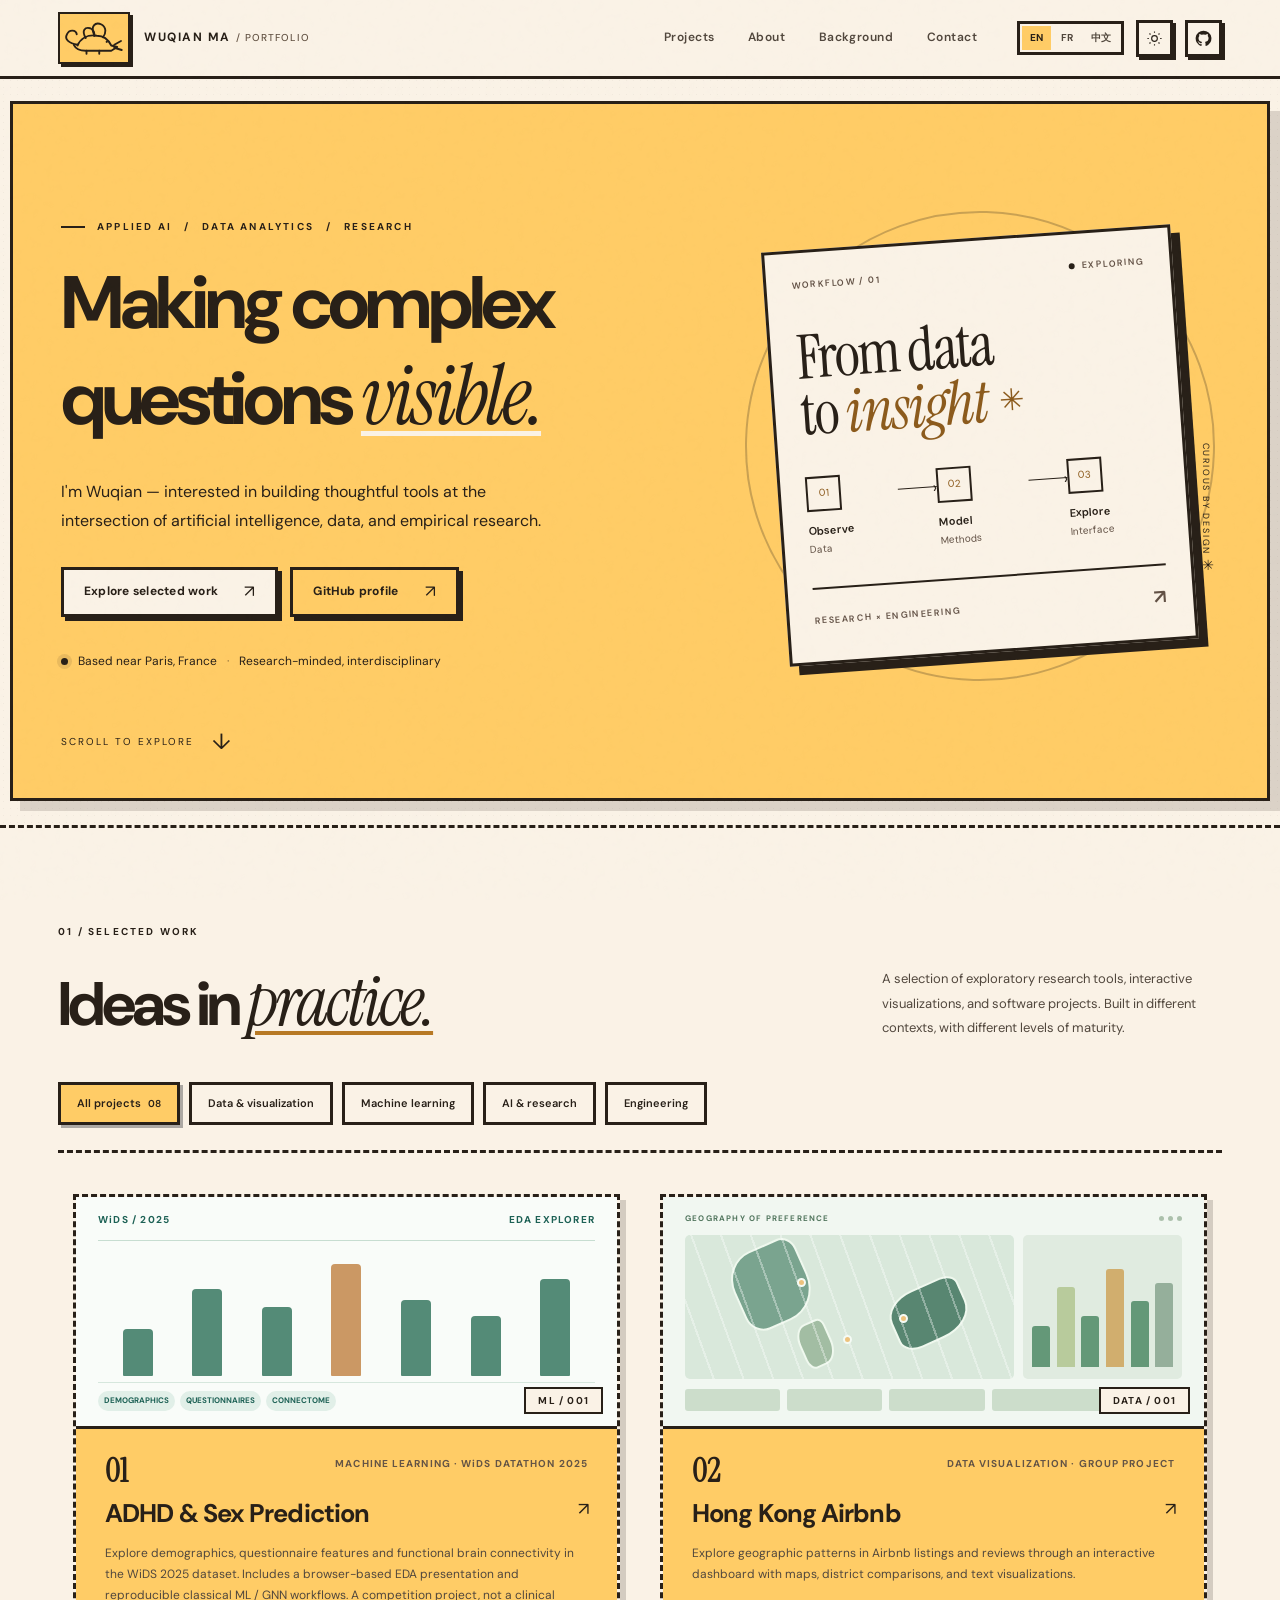
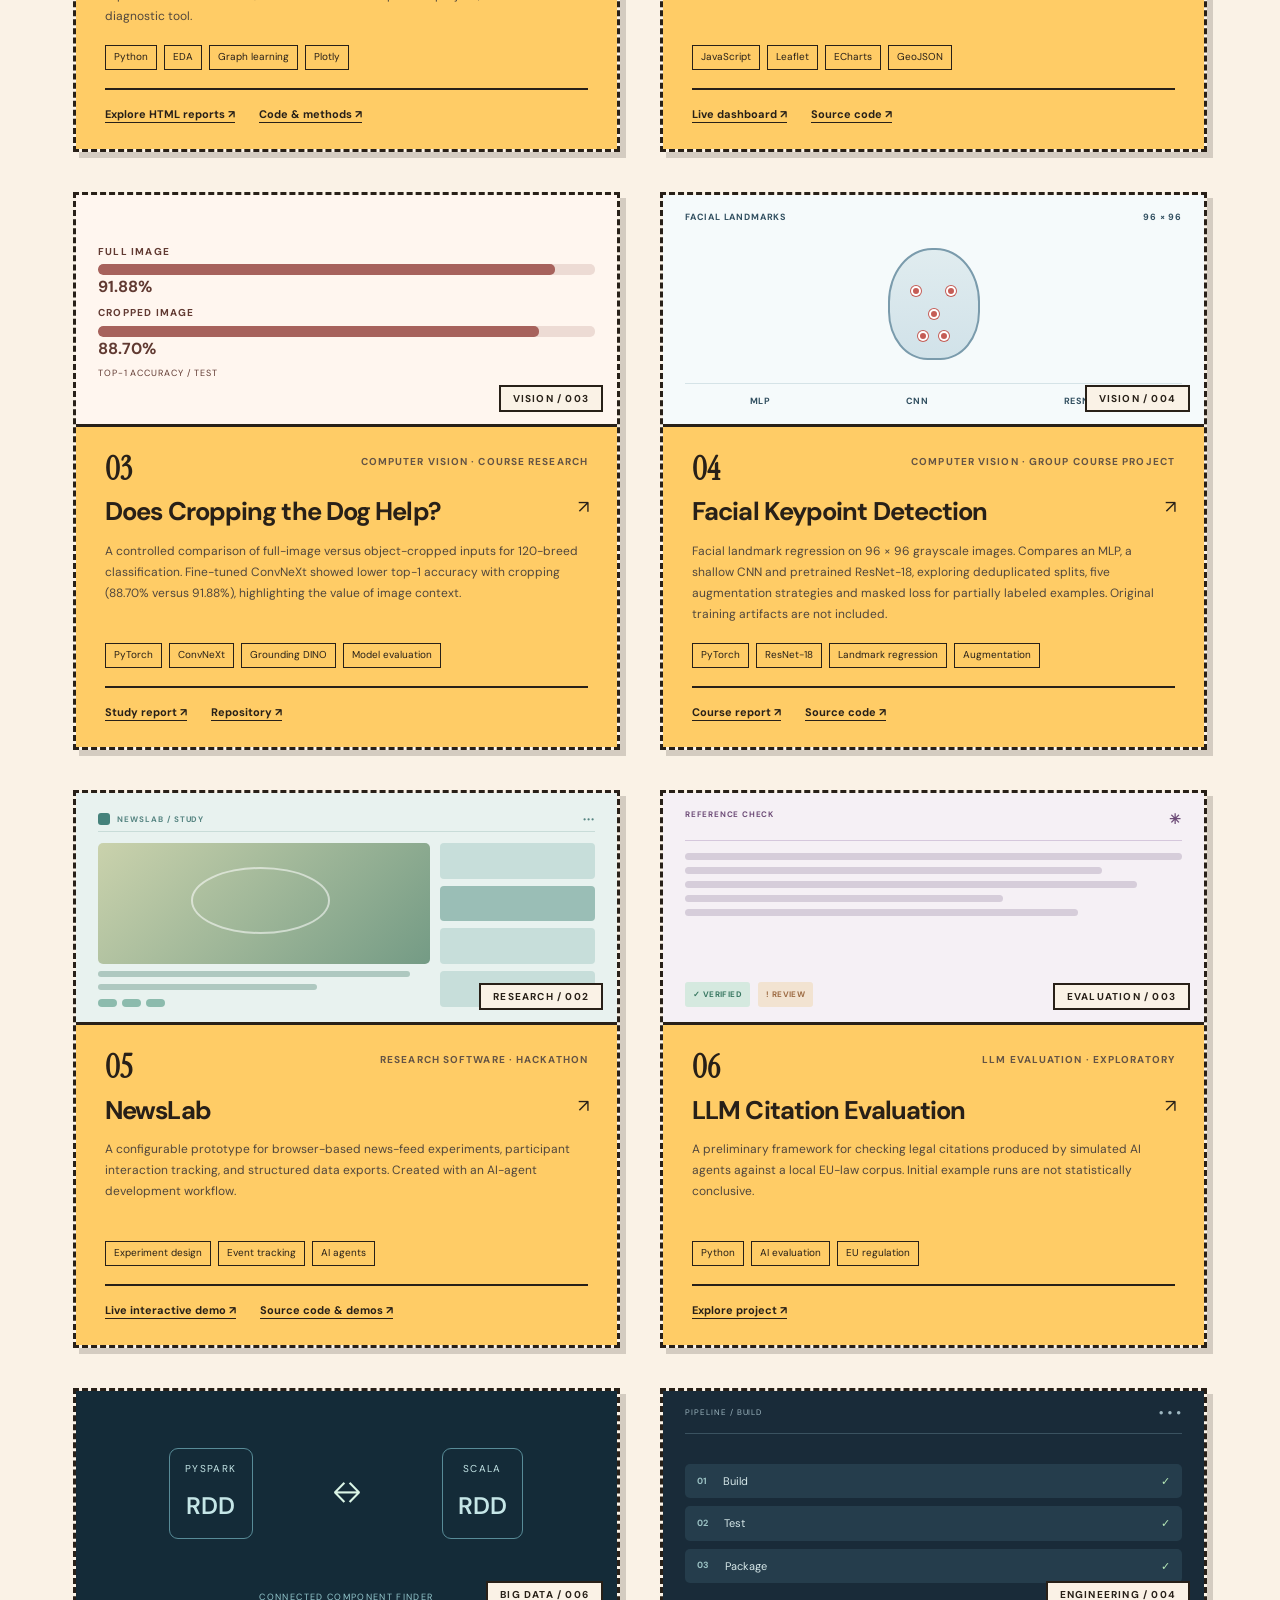
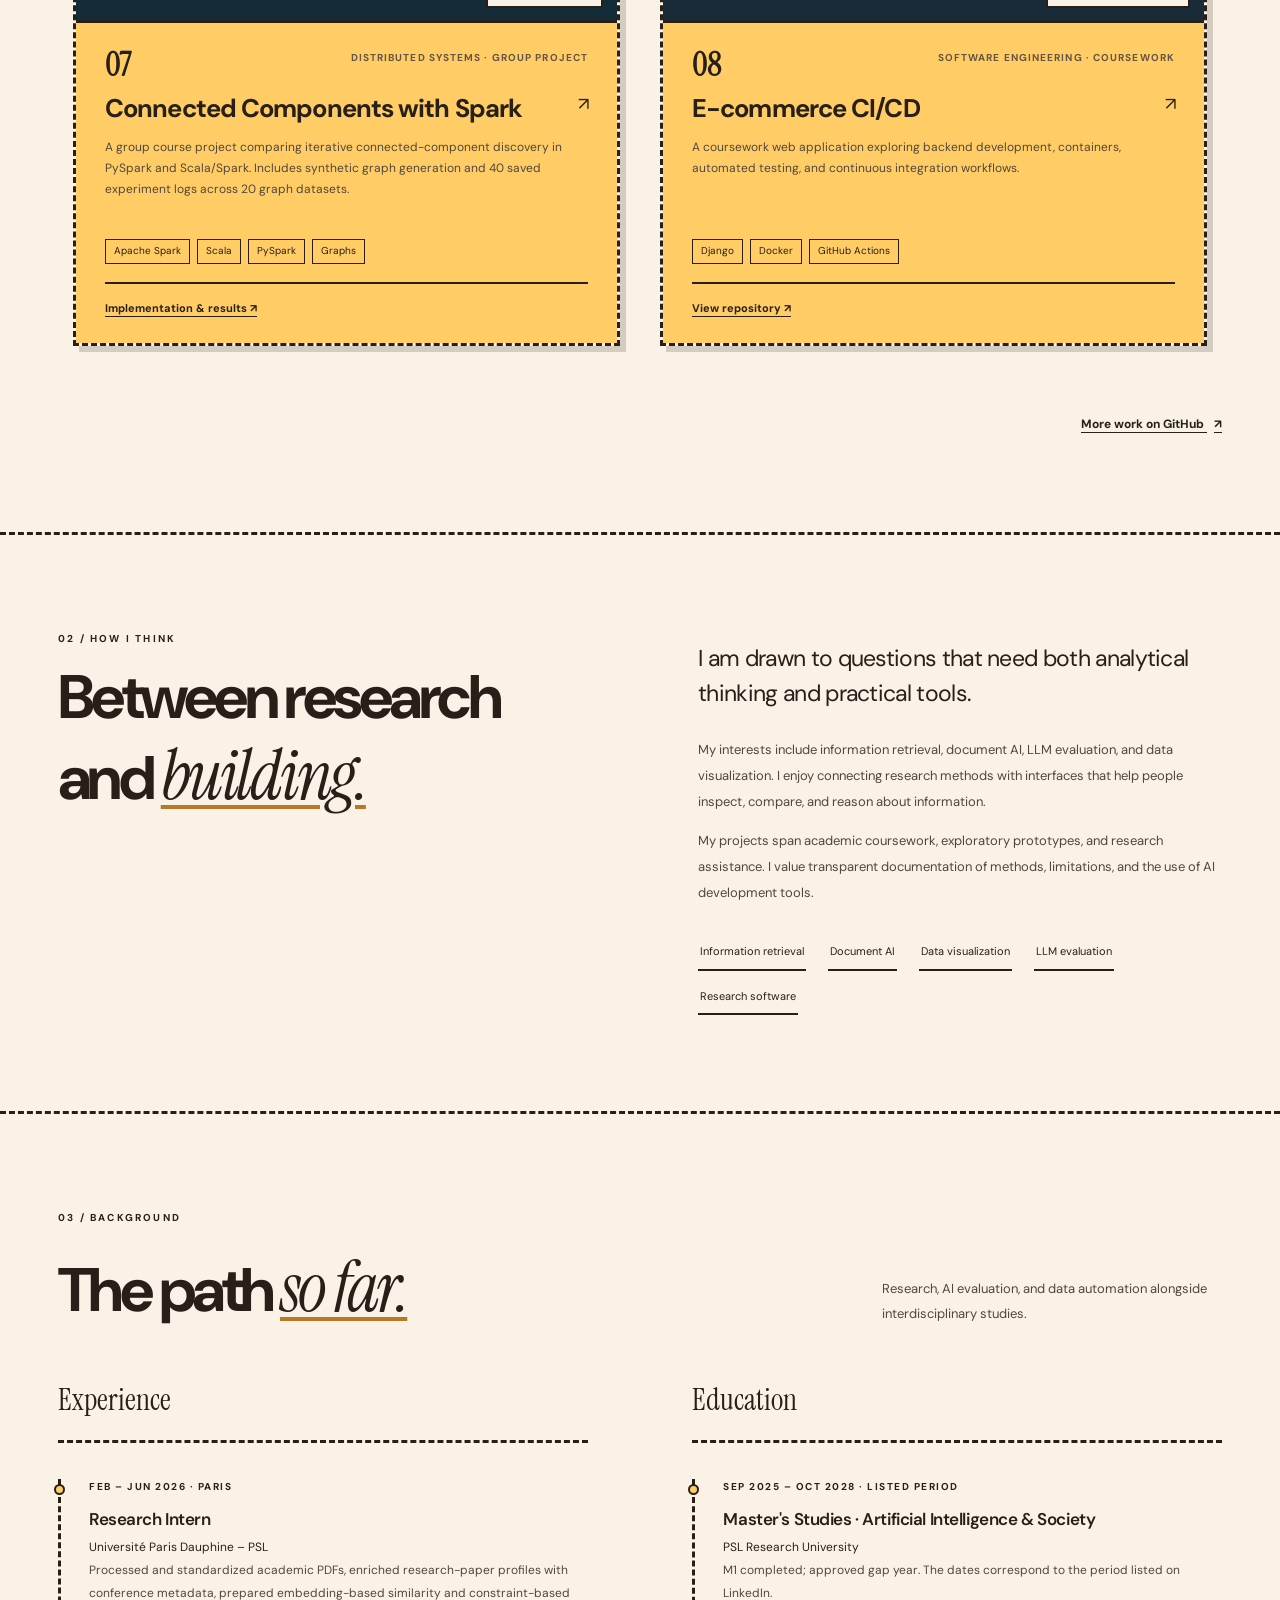
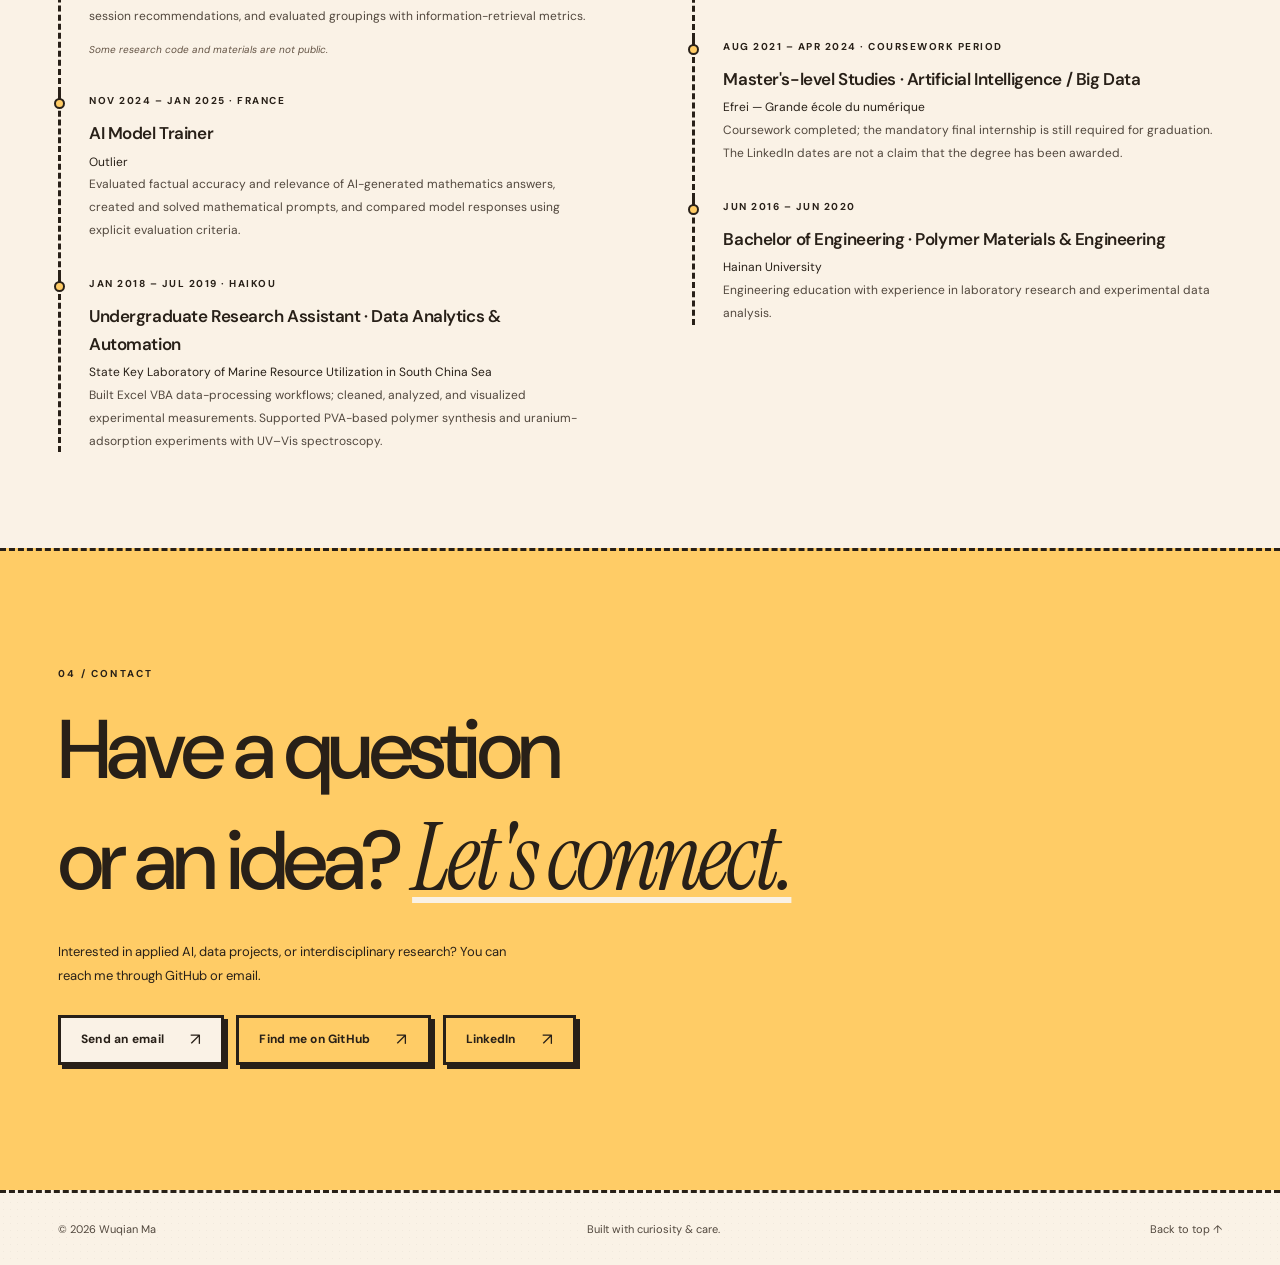
<file: index.html>
<!doctype html>
<html lang="en" data-theme="light">
<head>
  <meta charset="utf-8">
  <meta name="viewport" content="width=device-width,initial-scale=1">
  <meta name="description" content="Wuqian Ma — portfolio in applied AI, data analytics, information retrieval and research software. Explore selected projects and research experience.">
  <meta name="theme-color" content="#FAF2E6">
  <meta property="og:title" content="Wuqian Ma — AI, Data & Research Software">
  <meta property="og:description" content="Research questions, thoughtfully built tools. Selected projects in data visualization, AI evaluation and research software.">
  <title>Wuqian Ma — AI, Data & Research Software</title>
  <link rel="preconnect" href="https://fonts.googleapis.com">
  <link rel="preconnect" href="https://fonts.gstatic.com" crossorigin>
  <link href="https://fonts.googleapis.com/css2?family=DM+Sans:wght@400;500;600;700&family=Instrument+Serif:ital@0;1&display=swap" rel="stylesheet">
  <link rel="stylesheet" href="./styles.css">
  <link rel="stylesheet" href="./cutline.css">
  <script src="./script.js" defer></script>
</head>
<body>
  <a class="skip-link" href="#main">Skip to content</a>
  <div class="grain" aria-hidden="true"></div>
  <header class="site-header" id="top">
    <div class="shell header-inner">
      <a href="#top" class="brand" aria-label="Wuqian Ma home"><span class="brand-symbol"><svg class="mouse-mark" viewBox="0 0 80 56" fill="none" stroke="currentColor" stroke-width="2.5" stroke-linecap="round" stroke-linejoin="round" aria-hidden="true"><path d="M18 38C22 29 31 23 44 25c9 0 15 5 19 13l8 2-8 5H29c-9 0-13-2-16-8"/><path d="M41 25C34 12 42 6 50 10c7 4 6 12 2 17"/><path d="M29 28C23 18 28 13 35 15c5 2 6 7 5 10"/><circle cx="57" cy="33" r="1.5" fill="currentColor" stroke="none"/><path d="M67 37l9-5M67 41l10 3"/><path d="M18 37C7 35 0 30 4 23c3-7 12-6 13 0"/><path d="M30 45v4m17-4v4"/></svg></span><span class="brand-label">WUQIAN MA <small>/ PORTFOLIO</small></span></a>
      <nav class="nav-links" aria-label="Main navigation">
        <a href="#projects">Projects</a>
        <a href="#about">About</a>
        <a href="#background">Background</a>
        <a href="#contact">Contact</a>
      </nav>
      <div class="header-tools">
        <nav class="language-switch" aria-label="Choose a language">
          <a href="?lang=en" data-language="en" lang="en" aria-current="page">EN</a>
          <a href="?lang=fr" data-language="fr" lang="fr">FR</a>
          <a href="?lang=zh" data-language="zh" lang="zh-CN">中文</a>
        </nav>
        <button type="button" class="theme-toggle" id="theme-toggle" aria-label="Switch color theme" title="Switch color theme">
          <svg viewBox="0 0 24 24" fill="none" stroke="currentColor" stroke-width="1.6" aria-hidden="true"><circle cx="12" cy="12" r="4"/><path d="M12 2v2m0 16v2M2 12h2m16 0h2M4.93 4.93l1.41 1.41m11.32 11.32 1.41 1.41M19.07 4.93l-1.41 1.41M6.34 17.66l-1.41 1.41"/></svg>
        </button>
        <a class="header-github" href="https://github.com/WuqianMa" target="_blank" rel="noopener noreferrer" aria-label="GitHub profile">
          <svg viewBox="0 0 24 24" fill="currentColor" aria-hidden="true"><path d="M12 .9a11.1 11.1 0 0 0-3.5 21.63c.55.1.75-.24.75-.53v-2.06c-3.06.66-3.71-1.3-3.71-1.3-.5-1.28-1.23-1.63-1.23-1.63-1-.69.08-.68.08-.68 1.11.08 1.69 1.14 1.69 1.14.99 1.7 2.6 1.21 3.23.93.1-.71.39-1.21.7-1.49-2.45-.28-5.03-1.23-5.03-5.49 0-1.21.43-2.2 1.14-2.97-.11-.28-.5-1.4.11-2.92 0 0 .93-.3 3.05 1.13a10.63 10.63 0 0 1 5.55 0c2.12-1.43 3.05-1.13 3.05-1.13.61 1.52.22 2.64.11 2.92.71.77 1.14 1.76 1.14 2.97 0 4.27-2.59 5.21-5.05 5.49.4.35.75 1.04.75 2.1V22c0 .3.2.64.76.53A11.1 11.1 0 0 0 12 .9Z"/></svg>
        </a>
      </div>
    </div>
  </header>

  <main id="main">
    <section class="hero shell" aria-labelledby="hero-title">
      <div class="hero-copy">
        <div class="eyebrow"><span class="eyebrow-line"></span> APPLIED AI <span class="eyebrow-sep">/</span> DATA ANALYTICS <span class="eyebrow-sep">/</span> RESEARCH</div>
        <h1 id="hero-title">Making complex<br>questions <em>visible.</em></h1>
        <p class="hero-lede">I'm Wuqian — interested in building thoughtful tools at the intersection of artificial intelligence, data, and empirical research.</p>
        <div class="hero-actions">
          <a href="#projects" class="button button-primary">Explore selected work <span aria-hidden="true">↗</span></a>
          <a href="https://github.com/WuqianMa" target="_blank" rel="noopener noreferrer" class="button button-secondary">GitHub profile <span aria-hidden="true">↗</span></a>
        </div>
        <div class="hero-location"><span class="status-dot" aria-hidden="true"></span> Based near Paris, France <span class="hero-location-separator">·</span> Research-minded, interdisciplinary</div>
      </div>
      <div class="hero-art" aria-label="Illustrative diagram of a research workflow from data to insight">
        <div class="art-orbit art-orbit-one"></div><div class="art-orbit art-orbit-two"></div>
        <div class="art-cross art-cross-one">+</div><div class="art-cross art-cross-two">+</div>
        <div class="art-main-card">
          <div class="art-top"><span>WORKFLOW / 01</span><span class="art-status"><span></span> EXPLORING</span></div>
          <div class="art-heading">From data<br>to <i>insight</i><span class="art-heading-star">✳</span></div>
          <div class="flow-track">
            <div class="flow-node"><span class="flow-icon">01</span><b>Observe</b><small>Data</small></div>
            <div class="flow-link"></div>
            <div class="flow-node"><span class="flow-icon">02</span><b>Model</b><small>Methods</small></div>
            <div class="flow-link"></div>
            <div class="flow-node"><span class="flow-icon">03</span><b>Explore</b><small>Interface</small></div>
          </div>
          <div class="art-footer"><span>RESEARCH × ENGINEERING</span><span>↗</span></div>
        </div>
        <div class="art-side-tag">CURIOUS BY DESIGN <span>✳</span></div>
      </div>
      <div class="scroll-indicator" aria-hidden="true">SCROLL TO EXPLORE <span>↓</span></div>
    </section>

    <section class="section projects-section" id="projects" aria-labelledby="projects-title">
      <div class="shell">
        <div class="section-heading reveal">
          <div><p class="section-kicker">01 / SELECTED WORK</p><h2 id="projects-title">Ideas in <em>practice.</em></h2></div>
          <p class="section-intro">A selection of exploratory research tools, interactive visualizations, and software projects. Built in different contexts, with different levels of maturity.</p>
        </div>
        <div class="filter-row" role="group" aria-label="Filter projects">
          <button class="filter is-active" type="button" data-filter="all" aria-pressed="true">All projects <span>08</span></button>
          <button class="filter" type="button" data-filter="data" aria-pressed="false">Data & visualization</button>
          <button class="filter" type="button" data-filter="ml" aria-pressed="false">Machine learning</button>
          <button class="filter" type="button" data-filter="research" aria-pressed="false">AI & research</button>
          <button class="filter" type="button" data-filter="engineering" aria-pressed="false">Engineering</button>
        </div>
        <div class="projects-grid">
          <article class="project-card project-card-large reveal" data-category="ml" data-project="adhd">
            <div class="project-visual visual-health" aria-hidden="true">
              <div class="report-window"><div class="report-header"><span>WiDS / 2025</span><span>EDA EXPLORER</span></div><div class="report-graph"><i></i><i></i><i></i><i></i><i></i><i></i><i></i></div><div class="report-tabs"><span>DEMOGRAPHICS</span><span>QUESTIONNAIRES</span><span>CONNECTOME</span></div></div>
              <div class="visual-corner-label">ML / 001</div>
            </div>
            <div class="project-content">
              <div class="project-meta"><span class="project-index">01</span><span class="project-category">MACHINE LEARNING · WiDS DATATHON 2025</span></div>
              <h3>ADHD &amp; Sex Prediction <span>↗</span></h3>
              <p>Explore demographics, questionnaire features and functional brain connectivity in the WiDS 2025 dataset. Includes a browser-based EDA presentation and reproducible classical ML / GNN workflows. A competition project, not a clinical diagnostic tool.</p>
              <div class="tags"><span>Python</span><span>EDA</span><span>Graph learning</span><span>Plotly</span></div>
              <div class="project-links"><a href="./adhd-eda/" target="_blank" rel="noopener noreferrer">Explore HTML reports ↗</a><a href="https://github.com/WuqianMa/ADHD_Gender_classification" target="_blank" rel="noopener noreferrer">Code &amp; methods ↗</a></div>
            </div>
          </article>
          <article class="project-card reveal" data-category="data" data-project="airbnb">
            <div class="project-visual visual-data" aria-hidden="true">
              <div class="viz-window">
                <div class="viz-window-header"><span>GEOGRAPHY OF PREFERENCE</span><span class="viz-window-dots"><i></i><i></i><i></i></span></div>
                <div class="viz-top-row"><div class="viz-map"><span class="map-blob blob-a"></span><span class="map-blob blob-b"></span><span class="map-blob blob-c"></span><span class="map-pin pin-a"></span><span class="map-pin pin-b"></span><span class="map-pin pin-c"></span><span class="map-grid"></span></div><div class="viz-bars"><span></span><span></span><span></span><span></span><span></span><span></span></div></div>
                <div class="viz-bottom"><span></span><span></span><span></span><span></span></div>
              </div>
              <div class="visual-corner-label">DATA / 001</div>
            </div>
            <div class="project-content">
              <div class="project-meta"><span class="project-index">02</span><span class="project-category">DATA VISUALIZATION · GROUP PROJECT</span></div>
              <h3>Hong Kong Airbnb <span>↗</span></h3>
              <p>Explore geographic patterns in Airbnb listings and reviews through an interactive dashboard with maps, district comparisons, and text visualizations.</p>
              <div class="tags"><span>JavaScript</span><span>Leaflet</span><span>ECharts</span><span>GeoJSON</span></div>
              <div class="project-links"><a href="https://0-sigma-puce.vercel.app" target="_blank" rel="noopener noreferrer">Live dashboard ↗</a><a href="https://github.com/WuqianMa/Group-Projects-AI-and-Society" target="_blank" rel="noopener noreferrer">Source code ↗</a></div>
            </div>
          </article>
          <article class="project-card reveal" data-category="ml" data-project="dog">
            <div class="project-visual visual-dogs" aria-hidden="true">
              <div class="model-compare"><div class="compare-label">FULL IMAGE</div><div class="compare-bar"><i style="width:91.88%"></i></div><b>91.88%</b><div class="compare-label">CROPPED IMAGE</div><div class="compare-bar"><i style="width:88.70%"></i></div><b>88.70%</b><small>TOP-1 ACCURACY / TEST</small></div>
              <div class="visual-corner-label">VISION / 003</div>
            </div>
            <div class="project-content">
              <div class="project-meta"><span class="project-index">03</span><span class="project-category">COMPUTER VISION · COURSE RESEARCH</span></div>
              <h3>Does Cropping the Dog Help? <span>↗</span></h3>
              <p>A controlled comparison of full-image versus object-cropped inputs for 120-breed classification. Fine-tuned ConvNeXt showed lower top-1 accuracy with cropping (88.70% versus 91.88%), highlighting the value of image context.</p>
              <div class="tags"><span>PyTorch</span><span>ConvNeXt</span><span>Grounding DINO</span><span>Model evaluation</span></div>
              <div class="project-links"><a href="https://github.com/WuqianMa/Course_Project_Dog_Breed_classification/blob/main/report.pdf" target="_blank" rel="noopener noreferrer">Study report ↗</a><a href="https://github.com/WuqianMa/Course_Project_Dog_Breed_classification" target="_blank" rel="noopener noreferrer">Repository ↗</a></div>
            </div>
          </article>
          <article class="project-card reveal" data-category="ml" data-project="face">
            <div class="project-visual visual-face" aria-hidden="true">
              <div class="landmark-panel">
                <div class="landmark-header"><span>FACIAL LANDMARKS</span><span>96 × 96</span></div>
                <div class="face-outline">
                  <span class="landmark-dot eye-left"></span>
                  <span class="landmark-dot eye-right"></span>
                  <span class="landmark-dot nose"></span>
                  <span class="landmark-dot mouth-left"></span>
                  <span class="landmark-dot mouth-right"></span>
                </div>
                <div class="landmark-models"><span>MLP</span><span>CNN</span><span>RESNET-18</span></div>
              </div>
              <div class="visual-corner-label">VISION / 004</div>
            </div>
            <div class="project-content">
              <div class="project-meta"><span class="project-index">04</span><span class="project-category">COMPUTER VISION · GROUP COURSE PROJECT</span></div>
              <h3>Facial Keypoint Detection <span>↗</span></h3>
              <p>Facial landmark regression on 96 × 96 grayscale images. Compares an MLP, a shallow CNN and pretrained ResNet-18, exploring deduplicated splits, five augmentation strategies and masked loss for partially labeled examples. Original training artifacts are not included.</p>
              <div class="tags"><span>PyTorch</span><span>ResNet-18</span><span>Landmark regression</span><span>Augmentation</span></div>
              <div class="project-links"><a href="https://github.com/WuqianMa/Course_Project_Face_Keypoint/blob/main/report.pdf" target="_blank" rel="noopener noreferrer">Course report ↗</a><a href="https://github.com/WuqianMa/Course_Project_Face_Keypoint" target="_blank" rel="noopener noreferrer">Source code ↗</a></div>
            </div>
          </article>
          <article class="project-card reveal" data-category="research" data-project="newslab">
            <div class="project-visual visual-news" aria-hidden="true">
              <div class="news-window"><div class="news-toolbar"><span class="tiny-logo"></span><span>NEWSLAB / STUDY</span><span>•••</span></div><div class="news-layout"><div class="news-main"><div class="news-image"></div><span class="news-line"></span><span class="news-line short"></span><div class="news-pills"><i></i><i></i><i></i></div></div><div class="news-sidebar"><span></span><span></span><span></span><span></span></div></div></div>
              <div class="visual-corner-label">RESEARCH / 002</div>
            </div>
            <div class="project-content">
              <div class="project-meta"><span class="project-index">05</span><span class="project-category">RESEARCH SOFTWARE · HACKATHON</span></div>
              <h3>NewsLab <span>↗</span></h3>
              <p>A configurable prototype for browser-based news-feed experiments, participant interaction tracking, and structured data exports. Created with an AI-agent development workflow.</p>
              <div class="tags"><span>Experiment design</span><span>Event tracking</span><span>AI agents</span></div>
              <div class="project-links"><a href="https://my-repo-peach-five.vercel.app/" target="_blank" rel="noopener noreferrer">Live interactive demo ↗</a><a href="https://github.com/WuqianMa/NewsLab-Controlled-News-Feed-Experiments-in-the-Browser" target="_blank" rel="noopener noreferrer">Source code &amp; demos ↗</a></div>
            </div>
          </article>
          <article class="project-card reveal" data-category="research" data-project="eucourt">
            <div class="project-visual visual-eval" aria-hidden="true">
              <div class="eval-document"><div class="eval-doc-title"><span>REFERENCE CHECK</span><span>✳</span></div><div class="eval-lines"><span></span><span></span><span></span><span></span><span></span></div><div class="eval-stamps"><b>✓ VERIFIED</b><b>! REVIEW</b></div></div>
              <div class="visual-corner-label">EVALUATION / 003</div>
            </div>
            <div class="project-content">
              <div class="project-meta"><span class="project-index">06</span><span class="project-category">LLM EVALUATION · EXPLORATORY</span></div>
              <h3>LLM Citation Evaluation <span>↗</span></h3>
              <p>A preliminary framework for checking legal citations produced by simulated AI agents against a local EU-law corpus. Initial example runs are not statistically conclusive.</p>
              <div class="tags"><span>Python</span><span>AI evaluation</span><span>EU regulation</span></div>
              <div class="project-links"><a href="https://github.com/WuqianMa/Course_Project_LLM-agent-EUcourt" target="_blank" rel="noopener noreferrer">Explore project ↗</a></div>
            </div>
          </article>
          <article class="project-card reveal" data-category="engineering" data-project="spark">
            <div class="project-visual visual-spark" aria-hidden="true">
              <div class="spark-diagram"><div><span>PYSPARK</span><b>RDD</b></div><span class="spark-arrow">↔</span><div><span>SCALA</span><b>RDD</b></div><small>CONNECTED COMPONENT FINDER</small></div>
              <div class="visual-corner-label">BIG DATA / 006</div>
            </div>
            <div class="project-content">
              <div class="project-meta"><span class="project-index">07</span><span class="project-category">DISTRIBUTED SYSTEMS · GROUP PROJECT</span></div>
              <h3>Connected Components with Spark <span>↗</span></h3>
              <p>A group course project comparing iterative connected-component discovery in PySpark and Scala/Spark. Includes synthetic graph generation and 40 saved experiment logs across 20 graph datasets.</p>
              <div class="tags"><span>Apache Spark</span><span>Scala</span><span>PySpark</span><span>Graphs</span></div>
              <div class="project-links"><a href="https://github.com/WuqianMa/Course_Project_Big_Data_Paradigm" target="_blank" rel="noopener noreferrer">Implementation &amp; results ↗</a></div>
            </div>
          </article>
          <article class="project-card reveal" data-category="engineering" data-project="ecommerce">
            <div class="project-visual visual-engineering" aria-hidden="true">
              <div class="terminal"><div class="terminal-heading"><span>PIPELINE / BUILD</span><span>● ● ●</span></div><div class="terminal-steps"><div><b>01</b><span>Build</span><i>✓</i></div><div><b>02</b><span>Test</span><i>✓</i></div><div><b>03</b><span>Package</span><i>✓</i></div></div></div>
              <div class="visual-corner-label">ENGINEERING / 004</div>
            </div>
            <div class="project-content">
              <div class="project-meta"><span class="project-index">08</span><span class="project-category">SOFTWARE ENGINEERING · COURSEWORK</span></div>
              <h3>E-commerce CI/CD <span>↗</span></h3>
              <p>A coursework web application exploring backend development, containers, automated testing, and continuous integration workflows.</p>
              <div class="tags"><span>Django</span><span>Docker</span><span>GitHub Actions</span></div>
              <div class="project-links"><a href="https://github.com/WuqianMa/e-commerce-CI-CD" target="_blank" rel="noopener noreferrer">View repository ↗</a></div>
            </div>
          </article>
        </div>
        <div class="all-work-link"><a href="https://github.com/WuqianMa?tab=repositories" target="_blank" rel="noopener noreferrer">More work on GitHub <span>↗</span></a></div>
      </div>
    </section>

        <section class="section about-section" id="about" aria-labelledby="about-title">
      <div class="shell about-grid">
        <div class="about-left reveal"><p class="section-kicker">02 / HOW I THINK</p><h2 id="about-title">Between research<br>and <em>building.</em></h2></div>
        <div class="about-right reveal"><p class="about-lead">I am drawn to questions that need both analytical thinking and practical tools.</p><p>My interests include information retrieval, document AI, LLM evaluation, and data visualization. I enjoy connecting research methods with interfaces that help people inspect, compare, and reason about information.</p><p>My projects span academic coursework, exploratory prototypes, and research assistance. I value transparent documentation of methods, limitations, and the use of AI development tools.</p><div class="interest-list"><span>Information retrieval</span><span>Document AI</span><span>Data visualization</span><span>LLM evaluation</span><span>Research software</span></div></div>
      </div>
    </section>

    <section class="section background-section" id="background" aria-labelledby="background-title">
      <div class="shell">
        <div class="section-heading reveal"><div><p class="section-kicker">03 / BACKGROUND</p><h2 id="background-title">The path <em>so far.</em></h2></div><p class="section-intro">Research, AI evaluation, and data automation alongside interdisciplinary studies.</p></div>
        <div class="background-grid">
          <div class="background-column reveal"><h3>Experience</h3>
            <div class="timeline-item"><span class="timeline-date">FEB – JUN 2026 · PARIS</span><h4>Research Intern</h4><p class="timeline-org">Université Paris Dauphine – PSL</p><p>Processed and standardized academic PDFs, enriched research-paper profiles with conference metadata, prepared embedding-based similarity and constraint-based session recommendations, and evaluated groupings with information-retrieval metrics.</p><span class="timeline-note">Some research code and materials are not public.</span></div>
            <div class="timeline-item"><span class="timeline-date">NOV 2024 – JAN 2025 · FRANCE</span><h4>AI Model Trainer</h4><p class="timeline-org">Outlier</p><p>Evaluated factual accuracy and relevance of AI-generated mathematics answers, created and solved mathematical prompts, and compared model responses using explicit evaluation criteria.</p></div>
            <div class="timeline-item"><span class="timeline-date">JAN 2018 – JUL 2019 · HAIKOU</span><h4>Undergraduate Research Assistant · Data Analytics &amp; Automation</h4><p class="timeline-org">State Key Laboratory of Marine Resource Utilization in South China Sea</p><p>Built Excel VBA data-processing workflows; cleaned, analyzed, and visualized experimental measurements. Supported PVA-based polymer synthesis and uranium-adsorption experiments with UV–Vis spectroscopy.</p></div>
          </div>
          <div class="background-column reveal"><h3>Education</h3>
            <div class="timeline-item"><span class="timeline-date">SEP 2025 – OCT 2028 · LISTED PERIOD</span><h4>Master's Studies · Artificial Intelligence &amp; Society</h4><p class="timeline-org">PSL Research University</p><p>M1 completed; approved gap year. The dates correspond to the period listed on LinkedIn.</p></div>
            <div class="timeline-item"><span class="timeline-date">AUG 2021 – APR 2024 · COURSEWORK PERIOD</span><h4>Master's-level Studies · Artificial Intelligence / Big Data</h4><p class="timeline-org">Efrei — Grande école du numérique</p><p>Coursework completed; the mandatory final internship is still required for graduation. The LinkedIn dates are not a claim that the degree has been awarded.</p></div>
            <div class="timeline-item"><span class="timeline-date">JUN 2016 – JUN 2020</span><h4>Bachelor of Engineering · Polymer Materials &amp; Engineering</h4><p class="timeline-org">Hainan University</p><p>Engineering education with experience in laboratory research and experimental data analysis.</p></div>
          </div>
        </div>
      </div>
    </section>

    <section class="contact-section" id="contact" aria-labelledby="contact-title">
      <div class="shell contact-inner reveal"><p class="section-kicker">04 / CONTACT</p><h2 id="contact-title">Have a question<br>or an idea? <em>Let's connect.</em></h2><p>Interested in applied AI, data projects, or interdisciplinary research? You can reach me through GitHub or email.</p><div class="contact-actions"><a class="button button-primary" href="mailto:wuqian.ma.france@gmail.com">Send an email <span aria-hidden="true">↗</span></a><a class="button button-secondary" href="https://github.com/WuqianMa" target="_blank" rel="noopener noreferrer">Find me on GitHub <span aria-hidden="true">↗</span></a><a class="button button-secondary" href="https://www.linkedin.com/in/wuqian-ma-976916241/" target="_blank" rel="noopener noreferrer">LinkedIn <span aria-hidden="true">↗</span></a></div></div>
    </section>
  </main>

  <footer class="footer"><div class="shell footer-inner"><span>© <span id="year">2026</span> Wuqian Ma</span><span>Built with curiosity & care.</span><a href="#top">Back to top ↑</a></div></footer>
</body>
</html>
</file>
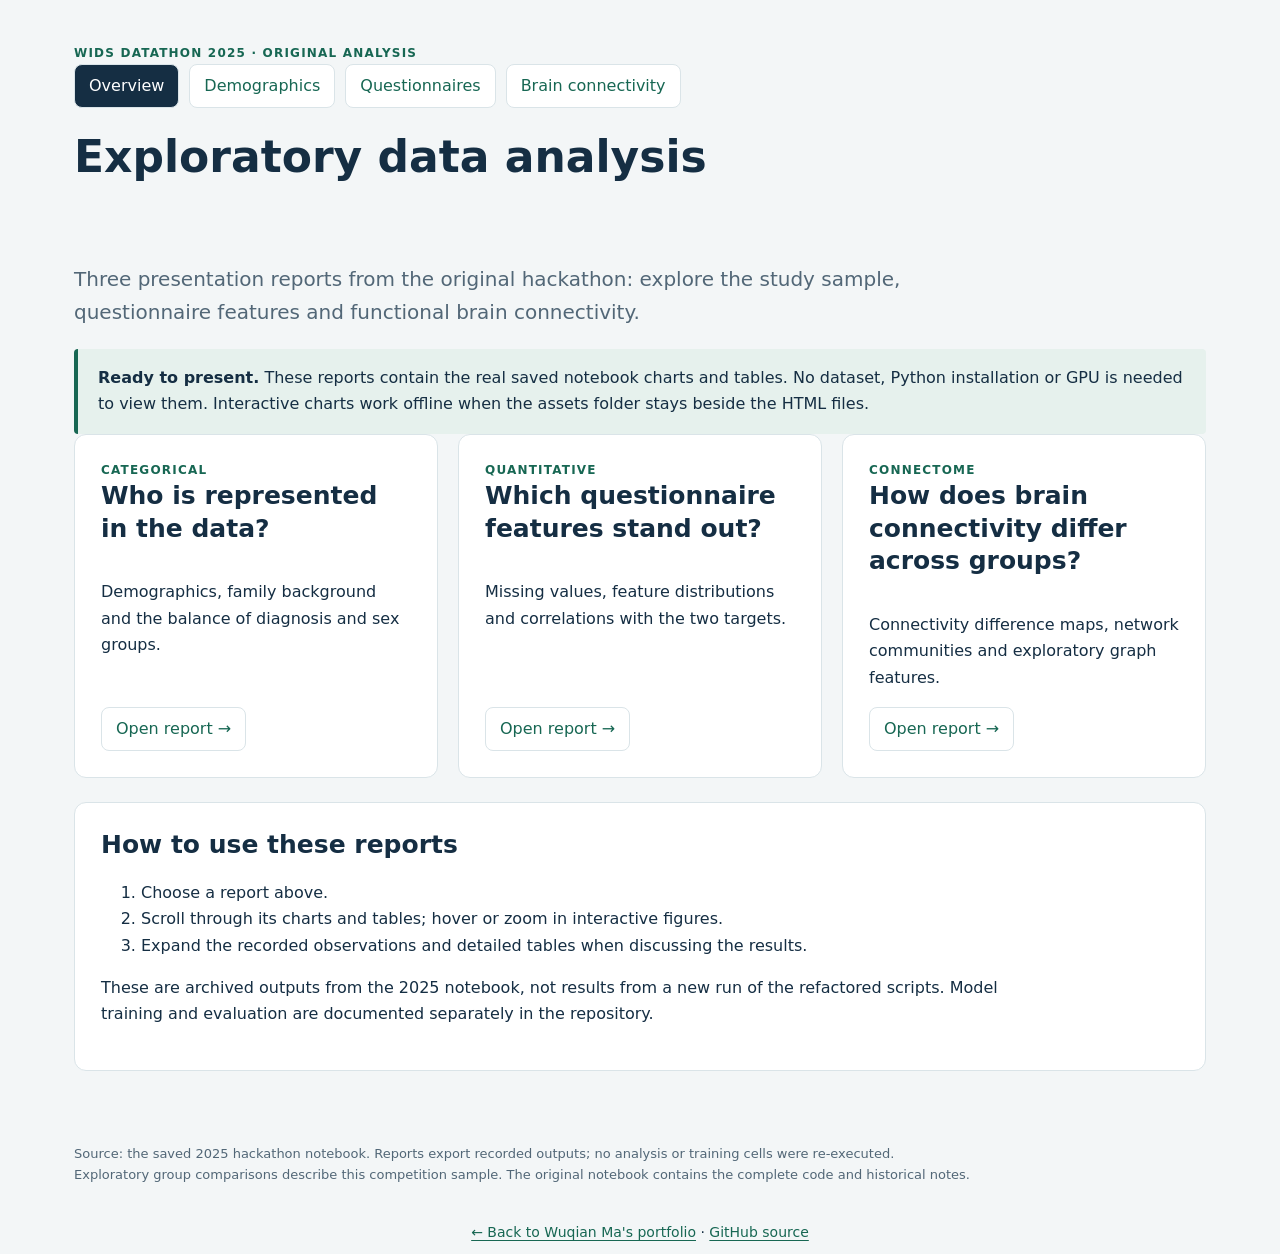
<file: adhd-eda/index.html>
<!doctype html>
<html lang="en"><head><meta charset="utf-8"><meta name="viewport" content="width=device-width,initial-scale=1">
<title>Exploratory data analysis | WiDS 2025 EDA</title><style>
:root{--ink:#152e43;--muted:#526777;--accent:#176753;--line:#dae4e8;--paper:#fff;--bg:#f3f6f7}
*{box-sizing:border-box}body{margin:0;background:var(--bg);color:var(--ink);font:16px/1.65 system-ui,-apple-system,sans-serif}
header,main,footer{max-width:1180px;margin:auto;padding:24px}header{padding-top:44px}nav{display:flex;flex-wrap:wrap;gap:10px}
a{color:var(--accent);text-underline-offset:3px}nav a,.button{display:inline-block;padding:8px 14px;border:1px solid var(--line);border-radius:8px;background:white;text-decoration:none}
nav a[aria-current=page]{background:var(--ink);color:white}h1{font-size:clamp(28px,4vw,44px);line-height:1.15;max-width:950px;margin:24px 0 12px}
h2{font-size:25px;line-height:1.3;margin:0 0 18px}h3{font-size:20px}p{max-width:950px}.eyebrow{letter-spacing:.1em;font-size:12px;font-weight:700;text-transform:uppercase;color:var(--accent)}
.subtitle{font-size:20px;color:var(--muted)}.note{background:#e6f1ed;border-left:4px solid var(--accent);padding:16px 20px;border-radius:4px}
.panel,details{background:var(--paper);padding:26px;border:1px solid var(--line);border-radius:12px;margin-bottom:24px;min-width:0}
summary{cursor:pointer;font-size:20px;font-weight:650}details[open] summary{margin-bottom:24px}.output{margin:16px 0;overflow-x:auto}
img{display:block;max-width:100%;height:auto;margin:20px auto}.figure{margin:20px 0}.source{font-size:12px;color:var(--muted)}
table{border-collapse:collapse;font-size:13px;max-width:100%}td,th{border:1px solid var(--line);padding:8px 10px;text-align:left;vertical-align:top}th{background:#edf3f5}
pre{font-size:13px;white-space:pre-wrap;overflow-wrap:anywhere}blockquote{margin:12px 0;padding-left:20px;border-left:3px solid var(--line)}
.cards{display:grid;grid-template-columns:repeat(auto-fit,minmax(260px,1fr));gap:20px}.cards .panel{display:flex;flex-direction:column}.cards .button{margin-top:auto;align-self:flex-start}
.plotly-graph-div{max-width:100%}.modebar{opacity:.7}footer{font-size:13px;color:var(--muted)}
@media(max-width:600px){header,main,footer{padding:18px}.panel,details{padding:16px}.subtitle{font-size:17px}}
@media print{body{background:white}nav,.modebar{display:none!important}.panel,details{border:0;padding:0}img{max-height:250mm}h2,h3{break-after:avoid}.figure{break-inside:avoid}}
</style></head>
<body><header><div class="eyebrow">WiDS Datathon 2025 · Original analysis</div><nav aria-label="Report navigation"><a href="index.html" aria-current="page">Overview</a><a href="categorical.html">Demographics</a><a href="quantitative.html">Questionnaires</a><a href="connectome.html">Brain connectivity</a></nav>
<h1>Exploratory data analysis</h1></header><main><p class="subtitle">Three presentation reports from the original hackathon: explore the study sample, questionnaire features and functional brain connectivity.</p><div class="note"><strong>Ready to present.</strong> These reports contain the real saved notebook charts and tables. No dataset, Python installation or GPU is needed to view them. Interactive charts work offline when the assets folder stays beside the HTML files.</div><div class="cards"><article class="panel"><div class="eyebrow">Categorical</div><h2>Who is represented in the data?</h2><p>Demographics, family background and the balance of diagnosis and sex groups.</p><a class="button" href="categorical.html">Open report →</a></article><article class="panel"><div class="eyebrow">Quantitative</div><h2>Which questionnaire features stand out?</h2><p>Missing values, feature distributions and correlations with the two targets.</p><a class="button" href="quantitative.html">Open report →</a></article><article class="panel"><div class="eyebrow">Connectome</div><h2>How does brain connectivity differ across groups?</h2><p>Connectivity difference maps, network communities and exploratory graph features.</p><a class="button" href="connectome.html">Open report →</a></article></div><section class="panel"><h2>How to use these reports</h2><ol><li>Choose a report above.</li><li>Scroll through its charts and tables; hover or zoom in interactive figures.</li><li>Expand the recorded observations and detailed tables when discussing the results.</li></ol><p>These are archived outputs from the 2025 notebook, not results from a new run of the refactored scripts. Model training and evaluation are documented separately in the repository.</p></section></main>
<footer>Source: the saved 2025 hackathon notebook. Reports export recorded outputs; no analysis or training cells were re-executed.
<br>Exploratory group comparisons describe this competition sample. The original notebook contains the complete code and historical notes.</footer><div style="text-align:center;padding:14px 24px;font:14px system-ui"><a href="../#projects">← Back to Wuqian Ma's portfolio</a> · <a href="https://github.com/WuqianMa/ADHD_Gender_classification">GitHub source</a></div></body></html>
</file>
<file: styles.css>
/* Wuqian Ma — Portfolio
   Static, dependency-light, responsive site. */
:root {
  color-scheme: dark;
  --bg: #101714;
  --bg-alt: #131c18;
  --surface: #1a2520;
  --surface-raised: #213027;
  --line: rgba(224, 242, 225, .13);
  --text: #ecf4e8;
  --muted: #a7b6a8;
  --soft: #768a7c;
  --accent: #d7f788;
  --accent-ink: #192414;
  --secondary-accent: #a9ddd4;
  --shadow: rgba(1, 15, 9, .24);
  --radius: 20px;
  --serif: "Instrument Serif", Georgia, "Times New Roman", serif;
  --sans: "DM Sans", -apple-system, BlinkMacSystemFont, "Segoe UI", sans-serif;
}
html[data-theme="light"] {
  color-scheme: light;
  --bg: #f7f8f2;
  --bg-alt: #f0f3ea;
  --surface: #ffffff;
  --surface-raised: #e8efe4;
  --line: rgba(21, 52, 35, .14);
  --text: #203127;
  --muted: #53695a;
  --soft: #6e8173;
  --accent: #2d5a3e;
  --accent-ink: #f4f7ef;
  --secondary-accent: #255951;
  --shadow: rgba(25, 56, 35, .09);
}
*, *::before, *::after { box-sizing: border-box; }
html { scroll-behavior: smooth; scroll-padding-top: 96px; }
body { margin: 0; font: 400 16px/1.65 var(--sans); color: var(--text); background: var(--bg); -webkit-font-smoothing: antialiased; overflow-x: hidden; }
button, input { font: inherit; }
button { cursor: pointer; }
a { color: inherit; text-decoration: none; }
a:focus-visible, button:focus-visible { outline: 2px solid var(--accent); outline-offset: 4px; }
::selection { background: var(--accent); color: var(--accent-ink); }
.shell { max-width: 1260px; margin: 0 auto; padding: 0 48px; }
.grain { position: fixed; inset: 0; pointer-events: none; opacity: .12; z-index: 20; background-image: url("data:image/svg+xml,%3Csvg viewBox='0 0 150 150' xmlns='http://www.w3.org/2000/svg'%3E%3Cfilter id='n'%3E%3CfeTurbulence type='fractalNoise' baseFrequency='.74' numOctaves='3' stitchTiles='stitch'/%3E%3C/filter%3E%3Crect width='100%25' height='100%25' opacity='.18' filter='url(%23n)'/%3E%3C/svg%3E"); }
.skip-link { position: fixed; top: -60px; left: 16px; background: var(--accent); color: var(--accent-ink); padding: 9px 16px; border-radius: 8px; z-index: 100; }
.skip-link:focus { top: 12px; }
.site-header { position: sticky; top: 0; z-index: 10; background: color-mix(in srgb, var(--bg) 91%, transparent); backdrop-filter: blur(20px); -webkit-backdrop-filter: blur(20px); border-bottom: 1px solid var(--line); }
.header-inner { display: flex; justify-content: space-between; align-items: center; min-height: 84px; gap: 22px; }
.brand { display: flex; gap: 14px; align-items: center; flex-shrink: 0; }
.brand-symbol { display: inline-grid; place-items: center; font: 36px/.9 var(--serif); width: 39px; }
.brand-dot { color: var(--accent); margin-left: -5px; }
.brand-label { font-size: 12px; font-weight: 700; letter-spacing: .18em; white-space: nowrap; }
.brand-label small { font-size: 10px; font-weight: 500; color: var(--soft); letter-spacing: .11em; }
.nav-links { display: flex; align-items: center; gap: clamp(14px, 2.6vw, 38px); margin-left: auto; }
.nav-links a { font-size: 12px; letter-spacing: .04em; font-weight: 600; color: var(--muted); transition: color .2s; }
.nav-links a:hover { color: var(--accent); }
.header-tools { display: flex; align-items: center; gap: 12px; margin-left: 18px; }
.theme-toggle, .header-github { display: grid; width: 37px; height: 37px; place-items: center; border: 1px solid var(--line); background: var(--surface); color: var(--text); border-radius: 50%; transition: transform .2s, border-color .2s; }
.theme-toggle:hover, .header-github:hover { transform: translateY(-2px); border-color: var(--accent); }
.header-tools svg { width: 17px; height: 17px; }
.hero { position: relative; min-height: 700px; padding-top: 106px; padding-bottom: 134px; display: grid; grid-template-columns: minmax(0, 1.12fr) minmax(340px, .88fr); align-items: center; gap: 6%; }
.hero::before { content: ""; position: absolute; width: 560px; height: 560px; border-radius: 50%; background: radial-gradient(circle, rgba(133, 186, 114, .12), transparent 70%); right: -60px; top: 5%; filter: blur(4px); pointer-events: none; }
.hero-copy { position: relative; z-index: 2; }
.eyebrow, .section-kicker { margin: 0; color: var(--accent); font-size: 10px; font-weight: 700; letter-spacing: .22em; line-height: 1.5; }
.eyebrow { display: flex; align-items: center; flex-wrap: wrap; gap: 12px; }
.eyebrow-line { width: 24px; height: 1px; background: var(--accent); }
.eyebrow-sep { color: var(--soft); }
h1, h2, h3, h4, p { margin-top: 0; }
h1, h2 { font-weight: 500; letter-spacing: -.058em; }
h1 { font-size: clamp(54px, 6.4vw, 90px); line-height: 1.05; margin: 30px 0 28px; white-space: nowrap; }
h1 em, h2 em { font: italic 1.12em var(--serif); letter-spacing: -.045em; color: var(--accent); }
.hero-lede { max-width: 500px; font-size: 17px; line-height: 1.8; color: var(--muted); margin-bottom: 31px; }
.hero-actions, .contact-actions { display: flex; align-items: center; gap: 12px; flex-wrap: wrap; }
.button { display: inline-flex; justify-content: center; align-items: center; gap: 26px; min-height: 48px; padding: 12px 20px; border-radius: 7px; font-size: 12px; font-weight: 700; letter-spacing: .02em; border: 1px solid var(--line); transition: transform .22s, background .22s, border-color .22s; }
.button:hover { transform: translateY(-3px); }
.button span { font-size: 17px; font-weight: 400; line-height: 1; }
.button-primary { color: var(--accent-ink); background: var(--accent); border-color: var(--accent); }
.button-secondary { color: var(--text); background: transparent; }
.button-secondary:hover { border-color: var(--accent); }
.hero-location { margin-top: 35px; font-size: 12px; color: var(--soft); display: flex; align-items: center; flex-wrap: wrap; gap: 10px; }
.status-dot { display: inline-block; width: 7px; height: 7px; border-radius: 50%; background: #99d4ac; box-shadow: 0 0 0 5px rgba(153, 212, 172, .09); }
.hero-location-separator { opacity: .6; }
.hero-art { position: relative; min-height: 460px; display: grid; place-items: center; }
.art-orbit { position: absolute; border: 1px solid var(--line); border-radius: 50%; transform: rotate(-20deg); }
.art-orbit-one { width: min(100%, 470px); aspect-ratio: 1; }
.art-orbit-two { width: min(75%, 350px); aspect-ratio: 1; border-style: dashed; opacity: .75; }
.art-cross { position: absolute; color: var(--accent); font-size: 28px; font-weight: 200; }
.art-cross-one { top: 10%; left: 13%; }.art-cross-two { right: 10%; bottom: 16%; }
.art-main-card { position: relative; z-index: 2; width: 93%; max-width: 410px; min-height: 328px; background: linear-gradient(150deg, #293d31, #1b2c24 68%, #14251c); border: 1px solid rgba(209, 252, 174, .27); border-radius: 12px; box-shadow: 0 30px 70px rgba(1, 12, 7, .4), inset 0 1px rgba(255,255,255,.08); padding: 25px; transform: rotate(-4deg); transition: transform .6s cubic-bezier(.2,.8,.2,1); color: #e8f6e8; }
.hero-art:hover .art-main-card { transform: rotate(-1deg) translateY(-7px); }
.art-top, .art-footer { display: flex; align-items: center; justify-content: space-between; gap: 12px; font: 600 9px/1.6 var(--sans); letter-spacing: .16em; color: #a7c3ac; }
.art-status { display: flex; align-items: center; gap: 7px; }
.art-status span { width: 6px; height: 6px; background: #d7f788; border-radius: 50%; }
.art-heading { font: 400 61px/.92 var(--serif); margin: 38px 0 34px; letter-spacing: -.03em; }
.art-heading i { color: #d7f788; }
.art-heading-star { font: 30px var(--sans); margin-left: 12px; vertical-align: 10px; color: #a6d9c6; }
.flow-track { display: flex; align-items: center; justify-content: space-between; }
.flow-node { flex: 0 0 26%; display: grid; grid-template-columns: 1fr; gap: 2px; }
.flow-icon { width: 35px; height: 35px; border: 1px solid rgba(224, 249, 214, .35); border-radius: 50%; display: grid; place-items: center; color: #d7f788; font-size: 10px; margin-bottom: 8px; }
.flow-node b { font-size: 11px; font-weight: 600; }
.flow-node small { color: #9aafa0; font-size: 10px; }
.flow-link { flex: 1; height: 1px; background: #8ca995; align-self: flex-start; margin-top: 18px; position: relative; }
.flow-link::after { content: "›"; position: absolute; right: 0; top: -11px; color: #bfe3c9; }
.art-footer { border-top: 1px solid rgba(255,255,255,.15); margin-top: 30px; padding-top: 15px; }
.art-footer span:last-child { font-size: 20px; }
.art-side-tag { position: absolute; bottom: 1%; right: 0; color: var(--soft); font-size: 9px; letter-spacing: .2em; transform: rotate(90deg) translateX(-50%); transform-origin: right top; white-space: nowrap; }
.art-side-tag span { color: var(--accent); font-size: 14px; }
.scroll-indicator { position: absolute; bottom: 55px; left: 48px; color: var(--soft); font-size: 10px; letter-spacing: .2em; display: flex; align-items: center; gap: 18px; }
.scroll-indicator span { font-size: 22px; color: var(--accent); }
.section { padding: 116px 0; }
.projects-section { background: var(--bg-alt); border-top: 1px solid var(--line); }
.section-heading { display: flex; align-items: end; justify-content: space-between; gap: 45px; margin-bottom: 46px; }
.section-heading h2, .about-section h2 { font-size: clamp(46px, 5vw, 73px); line-height: 1.08; margin: 18px 0 0; }
.section-intro { max-width: 340px; color: var(--muted); font-size: 13px; line-height: 1.9; margin-bottom: 5px; }
.filter-row { display: flex; flex-wrap: wrap; gap: 8px; padding-bottom: 25px; margin-bottom: 28px; border-bottom: 1px solid var(--line); }
.filter { background: transparent; color: var(--muted); border: 1px solid var(--line); border-radius: 40px; padding: 9px 16px; font-weight: 600; font-size: 11px; transition: color .2s, border-color .2s, background .2s; }
.filter:hover { border-color: var(--accent); color: var(--text); }
.filter.is-active { background: var(--accent); color: var(--accent-ink); border-color: var(--accent); }
.filter span { font-size: 10px; opacity: .65; margin-left: 4px; }
.projects-grid { display: grid; grid-template-columns: repeat(12, minmax(0, 1fr)); gap: 22px; }
.project-card { grid-column: span 6; background: var(--surface); border: 1px solid var(--line); border-radius: var(--radius); overflow: hidden; min-width: 0; transition: transform .3s, border-color .3s, box-shadow .3s; display: flex; flex-direction: column; }
.project-card-large { grid-column: span 7; }
.project-card-large + .project-card { grid-column: span 5; }
.project-card:hover { transform: translateY(-5px); border-color: color-mix(in srgb, var(--accent) 40%, var(--line)); box-shadow: 0 25px 45px var(--shadow); }
.project-card[hidden] { display: none !important; }
.project-visual { position: relative; height: 252px; overflow: hidden; display: grid; place-items: center; isolation: isolate; }
.project-card-large .project-visual { height: 290px; }
.visual-corner-label { position: absolute; right: 19px; bottom: 14px; font-size: 9px; letter-spacing: .14em; color: rgba(255,255,255,.68); z-index: 3; }
.visual-data { background: #c5d8c5; }
.visual-data::before, .visual-news::before, .visual-eval::before, .visual-engineering::before { content: ""; position: absolute; inset: -80px; background-image: linear-gradient(rgba(255,255,255,.13) 1px,transparent 1px),linear-gradient(90deg,rgba(255,255,255,.13) 1px,transparent 1px); background-size: 34px 34px; transform: rotate(-13deg); opacity: .6; z-index: -1; }
.viz-window { width: 77%; max-width: 430px; height: 78%; transform: perspective(700px) rotateX(5deg) rotateY(-8deg) rotate(-4deg); background: #f1f7f1; border-radius: 9px; padding: 14px; box-shadow: 0 20px 45px rgba(34, 67, 41, .22); }
.viz-window-header { display: flex; justify-content: space-between; align-items: center; padding-bottom: 10px; color: #52765e; font-size: 8px; letter-spacing: .15em; font-weight: 700; }
.viz-window-dots { display: flex; gap: 4px; }.viz-window-dots i { width: 5px; height: 5px; background: #acc1ac; border-radius: 50%; }
.viz-top-row { display: grid; grid-template-columns: 1.35fr .65fr; gap: 9px; height: 69%; }
.viz-map { position: relative; overflow: hidden; background: #d9e8db; border-radius: 5px; }
.map-grid { position: absolute; inset: 0; background: repeating-linear-gradient(70deg, transparent 0 26px,rgba(255,255,255,.35) 26px 28px); }
.map-blob { position: absolute; display: block; background: #7aa48f; border: 2px solid #eff8ee; border-radius: 40% 20% 45% 25%; transform: rotate(-24deg); }
.blob-a { width: 75px; height: 80px; left: 15%; top: 7%; }.blob-b { width: 78px; height: 57px; right: 14%; top: 35%; background: #588671; }.blob-c { width: 32px; height: 46px; left: 35%; bottom: 8%; background: #a2bda3; }
.map-pin { position: absolute; display: block; width: 9px; height: 9px; border-radius: 50%; background: #edc27d; border: 2px solid #f5fbf5; z-index: 2; }
.pin-a { left: 34%; top: 30%; }.pin-b { left: 65%; top: 55%; }.pin-c { left: 48%; top: 70%; }
.viz-bars { display: flex; align-items: end; padding: 12px 8px; justify-content: space-around; background: #e0ebe0; border-radius: 5px; gap: 5px; }
.viz-bars span { flex: 1; max-width: 18px; border-radius: 3px 3px 0 0; background: #649878; }
.viz-bars span:nth-child(1) { height: 34%; }.viz-bars span:nth-child(2) { height: 66%; background: #b8cb9c; }.viz-bars span:nth-child(3) { height: 42%; }.viz-bars span:nth-child(4) { height: 81%; background: #d1ae6e; }.viz-bars span:nth-child(5) { height: 55%; }.viz-bars span:nth-child(6) { height: 70%; background: #95af9b; }
.viz-bottom { display: flex; gap: 7px; margin-top: 10px; height: 10%; }.viz-bottom span { flex: 1; background: #ccddcb; border-radius: 3px; }.viz-bottom span:last-child { flex: 2; }
.visual-news { background: #7ba2a1; }
.news-window { background: #e8f2ef; width: 72%; max-width: 310px; height: 79%; border-radius: 10px; padding: 14px; transform: rotate(5deg); box-shadow: 0 20px 40px rgba(20, 73, 75, .25); }
.news-toolbar { display: flex; align-items: center; gap: 7px; height: 24px; color: #558481; font-size: 8px; letter-spacing: .12em; font-weight: 700; border-bottom: 1px solid #c8dcd8; }
.news-toolbar > span:last-child { margin-left: auto; }.tiny-logo { display: block; width: 12px; height: 12px; background: #45827b; border-radius: 3px; }
.news-layout { display: grid; grid-template-columns: 1.5fr .7fr; gap: 10px; padding-top: 11px; }
.news-main { display: flex; flex-direction: column; gap: 7px; }.news-image { height: 74px; background: linear-gradient(135deg, #cad2ac, #749b85); border-radius: 5px; position: relative; }.news-image::after { content: ""; position: absolute; width: 42%; height: 55%; top: 20%; left: 28%; border: 2px solid rgba(255,255,255,.55); border-radius: 50%; }
.news-line { height: 6px; width: 94%; border-radius: 3px; background: #aec8c0; }.news-line.short { width: 66%; }.news-pills { display: flex; gap: 5px; margin-top: 2px; }.news-pills i { display: block; background: #8cbbad; border-radius: 8px; height: 8px; width: 19px; }
.news-sidebar { display: flex; flex-direction: column; gap: 7px; }.news-sidebar span { height: 30px; border-radius: 4px; background: #c7deda; }.news-sidebar span:nth-child(2) { background: #9abeb6; }
.visual-eval { background: #b4a5b7; }
.eval-document { width: 64%; max-width: 285px; height: 83%; background: #f5f0f5; border-radius: 8px; padding: 20px; box-shadow: 0 20px 40px rgba(59, 35, 70, .22); transform: rotate(-5deg); }
.eval-doc-title { display: flex; justify-content: space-between; border-bottom: 1px solid #d5c7dc; padding-bottom: 9px; color: #6e4d78; font-size: 8px; font-weight: 700; letter-spacing: .1em; }
.eval-doc-title span:last-child { font-size: 14px; }
.eval-lines { display: flex; flex-direction: column; gap: 10px; margin-top: 24px; }.eval-lines span { height: 7px; background: #d6cdda; border-radius: 4px; }.eval-lines span:nth-child(2) { width: 84%; }.eval-lines span:nth-child(3) { width: 91%; }.eval-lines span:nth-child(4) { width: 64%; }.eval-lines span:nth-child(5) { width: 79%; }
.eval-stamps { display: flex; gap: 8px; flex-wrap: wrap; margin-top: 24px; }.eval-stamps b { font-size: 8px; letter-spacing: .05em; padding: 6px 8px; color: #387761; background: #d5e9df; border-radius: 3px; }.eval-stamps b:last-child { color: #9d6b43; background: #f2e3d1; }
.visual-engineering { background: #7e92a5; }
.terminal { background: #192b39; border-radius: 10px; width: 72%; max-width: 320px; height: 79%; padding: 18px; box-shadow: 0 23px 43px rgba(25, 44, 65, .3); transform: rotate(4deg); border: 1px solid rgba(255,255,255,.12); }
.terminal-heading { color: #9eb7c1; font-size: 8px; letter-spacing: .12em; display: flex; justify-content: space-between; border-bottom: 1px solid #3a5260; padding-bottom: 14px; }
.terminal-steps { margin-top: 21px; display: grid; gap: 12px; }.terminal-steps div { display: flex; align-items: center; gap: 16px; background: #253d4c; color: #d7e8e9; border-radius: 5px; padding: 8px 12px; font-size: 11px; }.terminal-steps b { color: #9bc2c4; font-size: 9px; }.terminal-steps i { color: #b7e9b8; font-style: normal; margin-left: auto; }
.project-content { padding: 30px 31px 29px; display: flex; flex: 1; flex-direction: column; }
.project-meta { display: flex; align-items: center; justify-content: space-between; gap: 12px; margin-bottom: 16px; }
.project-index { font: 28px/1 var(--serif); color: var(--accent); }
.project-category { font-size: 9px; letter-spacing: .16em; color: var(--soft); text-align: right; font-weight: 700; }
.project-content h3 { display: flex; align-items: start; justify-content: space-between; gap: 12px; font-size: clamp(21px, 2vw, 29px); font-weight: 600; letter-spacing: -.035em; line-height: 1.3; margin-bottom: 13px; }
.project-content h3 span { font-size: 18px; font-weight: 400; color: var(--accent); }
.project-content p { color: var(--muted); font-size: 12px; line-height: 1.9; margin-bottom: 22px; }
.tags { display: flex; flex-wrap: wrap; gap: 7px; margin-top: auto; padding-bottom: 25px; }
.tags span { border: 1px solid var(--line); padding: 4px 10px; font-size: 10px; color: var(--muted); border-radius: 3px; }
.project-links { display: flex; flex-wrap: wrap; gap: 20px; border-top: 1px solid var(--line); padding-top: 17px; }
.project-links a { font-size: 11px; color: var(--accent); font-weight: 700; }
.project-links a:hover, .all-work-link a:hover { text-decoration: underline; text-underline-offset: 4px; }
.all-work-link { margin-top: 37px; text-align: right; }.all-work-link a { font-size: 12px; font-weight: 700; color: var(--accent); }.all-work-link span { margin-left: 7px; }
.about-section { border-top: 1px solid var(--line); border-bottom: 1px solid var(--line); }
.about-grid { display: grid; grid-template-columns: 1fr 1fr; gap: 10%; }
.about-right { padding-top: 10px; }.about-right p { max-width: 540px; color: var(--muted); font-size: 13px; line-height: 2; }.about-right .about-lead { color: var(--text); font-size: 23px; line-height: 1.5; letter-spacing: -.03em; margin-bottom: 27px; }
.interest-list { display: flex; flex-wrap: wrap; gap: 8px; margin-top: 28px; }.interest-list span { border-bottom: 1px solid var(--accent); color: var(--text); font-size: 11px; padding: 8px 2px; margin-right: 14px; }
.background-section { background: var(--bg-alt); }
.background-grid { display: grid; grid-template-columns: 1fr 1fr; gap: 9%; }
.background-column { padding-top: 15px; }.background-column h3 { font: 30px/1.1 var(--serif); padding-bottom: 24px; margin-bottom: 36px; border-bottom: 1px solid var(--line); font-weight: 400; }
.timeline-item { position: relative; padding-left: 28px; border-left: 1px solid var(--line); padding-bottom: 34px; }
.timeline-item::before { content: ""; position: absolute; width: 7px; height: 7px; border-radius: 50%; background: var(--accent); top: 5px; left: -4px; }
.timeline-item:last-child { padding-bottom: 0; }.timeline-date { display: block; color: var(--accent); font-size: 10px; font-weight: 700; letter-spacing: .15em; margin-bottom: 10px; }
.timeline-item h4 { font-size: 17px; font-weight: 600; letter-spacing: -.025em; margin-bottom: 3px; }.timeline-org { font-size: 12px; color: var(--text) !important; margin-bottom: 10px; }.timeline-item p { font-size: 12px; color: var(--muted); line-height: 1.9; margin-bottom: 0; }.timeline-note { display: block; font-size: 10px; color: var(--soft); margin-top: 15px; font-style: italic; }
.contact-section { padding: 115px 0 125px; background: radial-gradient(ellipse at 85% 25%, rgba(132,179,102,.13), transparent 40%), var(--bg); }
.contact-inner { max-width: 1260px; }.contact-inner h2 { font-size: clamp(48px, 6.5vw, 89px); line-height: 1.12; letter-spacing: -.055em; font-weight: 500; margin: 22px 0; }.contact-inner > p:not(.section-kicker) { max-width: 480px; font-size: 13px; color: var(--muted); line-height: 1.9; margin-bottom: 26px; }
.footer { border-top: 1px solid var(--line); padding: 27px 0; }.footer-inner { display: flex; flex-wrap: wrap; justify-content: space-between; gap: 16px; color: var(--soft); font-size: 11px; }.footer a:hover { color: var(--accent); }
.reveal { opacity: 0; transform: translateY(19px); transition: opacity .55s ease, transform .55s ease; }.reveal.is-visible { opacity: 1; transform: none; }
@media (max-width: 1040px) {
  .shell { padding-left: 32px; padding-right: 32px; }
  .scroll-indicator { left: 32px; }
  .hero { gap: 1%; grid-template-columns: minmax(0, 1fr) minmax(300px, .8fr); }
  h1 { font-size: clamp(51px, 6.2vw, 72px); }
  .project-card-large, .project-card-large + .project-card { grid-column: span 6; }
}
@media (max-width: 780px) {
  .header-inner { min-height: 73px; flex-wrap: wrap; padding-top: 12px; padding-bottom: 12px; }
  .brand-label small { display: none; }
  .nav-links { order: 3; width: 100%; justify-content: space-between; padding-top: 7px; gap: 8px; }
  .header-tools { margin-left: auto; }
  .hero { min-height: auto; display: flex; flex-direction: column; align-items: stretch; padding-top: 85px; padding-bottom: 110px; }
  .hero-art { min-height: 410px; margin-top: 25px; }
  .hero-copy { max-width: 640px; }.hero-lede { max-width: 580px; }
  .scroll-indicator { bottom: 35px; }
  .section { padding: 80px 0; }.section-heading { align-items: start; flex-direction: column; gap: 19px; }
  .section-intro { max-width: 530px; }
  .projects-grid { grid-template-columns: 1fr; }
  .project-card, .project-card-large, .project-card-large + .project-card { grid-column: 1; }
  .about-grid, .background-grid { grid-template-columns: 1fr; gap: 45px; }
  .contact-section { padding: 88px 0; }
}
@media (max-width: 520px) {
  .shell { padding-left: 20px; padding-right: 20px; }
  .nav-links a { font-size: 10px; }
  .brand-label { font-size: 10px; }
  .header-tools { gap: 7px; }
  .header-tools .theme-toggle, .header-tools .header-github { width: 32px; height: 32px; }
  .hero { padding-top: 62px; }
  .eyebrow { font-size: 9px; gap: 8px; letter-spacing: .12em; }
  h1 { font-size: clamp(43px, 11vw, 59px); white-space: normal; }
  .hero-lede { font-size: 14px; }
  .hero-location { font-size: 10px; }.hero-art { min-height: 350px; }.art-main-card { min-height: 285px; padding: 19px; }.art-heading { font-size: 52px; margin: 30px 0; }
  .flow-node b { font-size: 10px; }.flow-node small { font-size: 9px; }.art-side-tag { display: none; }
  .section-heading h2, .about-section h2 { font-size: 45px; }
  .filter { font-size: 10px; padding: 8px 12px; }
  .project-visual, .project-card-large .project-visual { height: 226px; }.project-content { padding: 24px 20px; }
  .project-category { font-size: 8px; }.project-content h3 { font-size: 23px; }
  .about-right .about-lead { font-size: 20px; }
  .contact-inner h2 { font-size: 48px; }
  .footer-inner { flex-direction: column; gap: 7px; }
}
@media (prefers-reduced-motion: reduce) {
  html { scroll-behavior: auto; }
  *, *::before, *::after { animation-duration: .01ms !important; transition-duration: .01ms !important; }
  .reveal { opacity: 1; transform: none; }
}
/* Accessible multilingual navigation */
.language-switch { display: inline-flex; align-items: center; flex-shrink: 0; padding: 3px; gap: 2px; background: var(--surface); border: 1px solid var(--line); border-radius: 20px; }
.language-switch a { padding: 4px 8px; border-radius: 14px; font-size: 10px; font-weight: 700; color: var(--muted); white-space: nowrap; }
.language-switch a[aria-current="page"] { background: var(--accent); color: var(--accent-ink); }
.language-switch a:hover:not([aria-current="page"]) { color: var(--accent); }
@media (max-width: 1150px) {
 .header-inner { flex-wrap: wrap; padding-top: 12px; padding-bottom: 12px; }
 .header-tools { margin-left: auto; }
 .nav-links { order: 3; width: 100%; flex-basis: 100%; margin-left: 0; justify-content: center; }
}
@media (max-width: 520px) {
 .language-switch a { padding: 4px 6px; }
 .header-inner { gap: 8px; }
 .brand { gap: 7px; }
 .brand-label { letter-spacing: .08em; }
 .nav-links { justify-content: space-between; }
}

/* Additional project visuals: schematic illustrations, not model output screenshots. */
.visual-health { background: linear-gradient(145deg,#d7e9e2,#9ac3b2); }
.report-window { width:84%;max-width:460px;min-height:205px;background:#f9fcf9;border-radius:12px;padding:20px;color:#1d6155;box-shadow:0 25px 45px #174a3635;transform:rotate(-3deg); }
.report-header { display:flex;justify-content:space-between;border-bottom:1px solid #c7ddd1;font-size:10px;font-weight:700;letter-spacing:.12em;padding-bottom:12px; }
.report-graph { display:flex;align-items:end;justify-content:space-around;height:100px;gap:8px;padding:15px 9px 5px; }
.report-graph i { display:block;flex:1;max-width:30px;border-radius:4px 4px 1px 1px;background:#548b77; }
.report-graph i:nth-child(1){height:38%}.report-graph i:nth-child(2){height:70%}.report-graph i:nth-child(3){height:55%}.report-graph i:nth-child(4){height:90%;background:#cb9864}.report-graph i:nth-child(5){height:61%}.report-graph i:nth-child(6){height:48%}.report-graph i:nth-child(7){height:78%}
.report-tabs { display:flex;gap:6px;flex-wrap:wrap;padding-top:13px;border-top:1px solid #d6e7dd; }
.report-tabs span {border-radius:16px;padding:4px 7px;font-size:8px;background:#e1efe8;font-weight:700;}
.visual-dogs {background:linear-gradient(135deg,#b5a4a1,#dbc9b4);}
.model-compare{width:78%;max-width:290px;padding:22px;border-radius:11px;background:#fff6ef;color:#613a32;box-shadow:0 22px 42px #49302835;transform:rotate(4deg);display:grid;gap:5px;}
.compare-label{font-size:10px;letter-spacing:.12em;font-weight:700;margin-top:6px}.compare-bar{height:15px;background:#eddbd4;border-radius:5px;overflow:hidden}.compare-bar i{display:block;height:100%;background:#a7625c;border-radius:5px}.model-compare b{font-size:17px}.model-compare small{font-size:9px;letter-spacing:.1em;margin-top:5px}
.visual-spark {background:linear-gradient(125deg,#2f5b6b,#658b8e);}
.spark-diagram{display:flex;align-items:center;justify-content:space-evenly;flex-wrap:wrap;gap:9px;width:85%;min-height:160px;padding:20px;background:#142b38;border-radius:12px;color:#c5e6e7;transform:rotate(-3deg);box-shadow:0 20px 38px #0e303a40;}
.spark-diagram div{display:grid;gap:8px;place-items:center;border:1px solid #588b97;padding:18px;border-radius:9px}
.spark-diagram div span{font-size:10px;letter-spacing:.14em}.spark-diagram div b{font-size:24px;font-weight:600}.spark-arrow{font-size:28px;color:#dbf5e6}.spark-diagram small{display:block;width:100%;text-align:center;font-size:9px;letter-spacing:.15em;color:#95c9ce;}
@media(max-width:520px){.report-window{padding:15px;min-height:185px}.report-tabs span{font-size:7px}.spark-diagram div{padding:12px}.model-compare{padding:15px}}

/* Schematic face landmarks for the course-project card. Not a model prediction. */
.visual-face { background: linear-gradient(140deg,#c8d9df,#a7c0ce); }
.landmark-panel { width:76%;max-width:300px;border:1px solid #dce8eb;border-radius:14px;background:#f5fafb;padding:15px 19px 13px;box-shadow:0 22px 38px #29465730;transform:rotate(-3deg);color:#314f60; }
.landmark-header {display:flex;justify-content:space-between;gap:8px;font-size:9px;font-weight:700;letter-spacing:.09em;}
.face-outline {height:146px;width:114px;border:2px solid #7a9bac;border-radius:48% 48% 43% 43%;margin:10px auto 6px;position:relative;background:linear-gradient(180deg,#e0ecef,#d1e2e9);}
.landmark-dot {position:absolute;width:10px;height:10px;border-radius:50%;background:#c55d56;border:2px solid white;box-shadow:0 0 0 1px #c55d56;transform:translate(-50%,-50%);}
.eye-left {left:30%;top:38%}.eye-right {left:70%;top:38%}.nose {left:50%;top:60%}.mouth-left {left:38%;top:80%}.mouth-right {left:62%;top:80%}
.landmark-models {display:flex;justify-content:space-around;gap:6px;font-size:9px;font-weight:700;letter-spacing:.05em;border-top:1px solid #d5e3e7;padding-top:10px;}
</file>
<file: cutline.css>
/* PAPER CUT — editorial portfolio skin.
   Remove this stylesheet link to restore the original design. */
:root, html[data-theme="light"] {
  color-scheme:light;
  --bg:#FAF2E6; --bg-alt:#FAF2E6; --surface:#FAF2E6;
  --surface-raised:#FFCC66; --line:#282018; --text:#282018;
  --muted:#51473d; --soft:#645445; --accent:#FFCC66;
  --accent-ink:#282018; --secondary-accent:#FFCC66;
  --shadow:rgba(40,32,24,.18); --selected-shadow:#ACA8A3; --radius:0px;
  --cut-ink:#282018; --paper:#FAF2E6; --yellow:#FFCC66;
  /* One consistent cut-line weight/style for cards, controls and section seams. */
  --cut-dash:3px dashed var(--cut-ink);
  --control-border:3px solid var(--cut-ink);
}
body { background:var(--bg); background-image:radial-gradient(rgba(40,32,24,.045) .45px,transparent .45px); background-size:7px 7px; }
.grain { opacity:.04; }
a:focus-visible,button:focus-visible {outline:3px dashed var(--cut-ink);outline-offset:4px}
::selection {background:#FFCC66;color:#282018}

/* Printed masthead */
.site-header {background:var(--bg);border-bottom:3px solid var(--cut-ink);backdrop-filter:none;-webkit-backdrop-filter:none}
.header-inner {min-height:76px}
.brand-symbol {display:inline-grid;place-items:center;width:72px;height:52px;line-height:1;flex-shrink:0;background:#FFCC66;border:2px solid #282018;box-shadow:3px 3px 0 #282018;color:#282018}
.mouse-mark {display:block;width:62px;height:42px;color:#282018;stroke:currentColor;overflow:visible}
.brand-label {letter-spacing:.13em}
.nav-links a:hover,.footer a:hover {color:var(--text);text-decoration:underline;text-decoration-style:solid;text-underline-offset:6px}
.theme-toggle,.header-github {border:var(--control-border);border-radius:0;box-shadow:3px 3px 0 var(--cut-ink)}
.language-switch {border:var(--control-border);border-radius:0;padding:2px}
.language-switch a,.language-switch a[aria-current="page"] {border-radius:0}
.language-switch a[aria-current="page"] {background:#FFCC66;color:#282018}

/* Fold-out yellow cover and its scissor cut line */
.hero {background:#FFCC66;color:#282018;border:3px solid #282018;margin-top:22px;margin-bottom:24px;padding-top:83px;padding-bottom:94px;box-shadow:10px 10px 0 rgba(40,32,24,.15)}
.hero::before {display:none}
.hero .eyebrow,.hero .eyebrow-sep,.hero .hero-lede,.hero .hero-location,.hero .scroll-indicator,.hero .scroll-indicator span {color:#282018}
.eyebrow,.section-kicker {color:var(--text);font-weight:700}
.eyebrow-line {background:currentColor;height:2px}
h1,h2 {font-weight:700}
h1 {font-size:clamp(49px,5.8vw,83px);white-space:normal}
h1 em,h2 em {color:inherit;font-weight:400;text-decoration:underline;text-decoration-thickness:.065em;text-decoration-color:#b77924;text-underline-offset:.09em}
.hero h1 em {text-decoration-color:#FAF2E6}
.hero-lede {font-size:16px}
.status-dot {background:#282018;box-shadow:0 0 0 4px rgba(40,32,24,.1)}
.button {border:var(--control-border);border-radius:0;box-shadow:4px 4px 0 var(--cut-ink);transition:transform .18s,box-shadow .18s}
.button:hover {transform:translate(2px,2px);box-shadow:2px 2px 0 var(--cut-ink)}
.button-primary {background:#FFCC66;border-color:var(--cut-ink);color:#282018}
.hero .button-primary {background:#FAF2E6;border-color:#282018}
.hero .button-secondary {color:#282018;border-color:#282018}
.hero .button {box-shadow:4px 4px 0 #282018}
.hero-art {min-height:440px}
.art-orbit {border:2px solid rgba(40,32,24,.25)}
.art-cross,.art-side-tag,.art-side-tag span {color:#282018}
.art-main-card {background:#FAF2E6;border:3px solid #282018;border-radius:0;box-shadow:9px 9px 0 #282018;color:#282018}
.art-top,.art-footer,.flow-node small {color:#625145}
.art-heading i,.art-heading-star,.flow-icon {color:#8c5b1d}
.art-status span {background:#282018}
.flow-icon {border:2px solid #282018;border-radius:0}
.flow-link {background:#282018}
.flow-link::after {color:#282018}
.art-footer {border-top:2px solid #282018}
.scroll-indicator {bottom:38px}

/* Cuttable seams throughout the page */
.section {padding-top:96px;padding-bottom:96px}
.projects-section,.about-section,.background-section {background:var(--bg-alt);border-top:var(--cut-dash)}
.projects-section {position:relative;margin-top:12px}
.section-heading {margin-bottom:36px}
.section-heading h2,.about-section h2 {font-size:clamp(42px,4.8vw,69px)}
.section-intro,.about-right p,.timeline-item p,.contact-inner>p:not(.section-kicker) {color:var(--muted)}
.filter-row {border-bottom:var(--cut-dash);gap:9px}
.filter {background:transparent;color:var(--text);border:var(--control-border);border-radius:0;font-size:11px}
.filter.is-active {background:#FFCC66;color:#282018;border-color:var(--cut-ink);box-shadow:3px 3px 0 var(--selected-shadow)}
.filter:hover {background:#FFCC66;color:#282018;border-color:var(--cut-ink)}
.filter span {opacity:1}

/* Every project occupies exactly one cell of an equal-row, two-column grid. */
.projects-grid {display:grid;grid-template-columns:repeat(2,minmax(0,1fr));grid-auto-rows:1fr;gap:40px;padding:13px 15px 20px;align-items:stretch}
.project-card,.project-card-large,.project-card-large+.project-card {grid-column:auto;min-width:0;height:100%;position:relative;display:flex;flex-direction:column;background:var(--surface);border:var(--cut-dash);border-radius:0;box-shadow:6px 6px 0 var(--shadow);overflow:hidden;transition:transform .2s,box-shadow .2s}
.project-card:hover {transform:translate(-3px,-3px);border-color:var(--cut-ink);box-shadow:10px 10px 0 var(--selected-shadow)}
.project-visual,.project-card-large .project-visual {position:relative;flex:0 0 232px;height:232px;background:#FFCC66;border-bottom:3px solid #282018;overflow:hidden}
.project-card:nth-child(even) .project-visual {background:#FAF2E6}
.visual-corner-label {color:#282018;background:#FAF2E6;border:1px solid #282018;padding:3px 6px;bottom:13px;right:14px;font-weight:700}
.report-window,.viz-window,.model-compare,.landmark-panel,.news-window,.eval-document,.terminal,.spark-diagram {border:2px solid #282018;border-radius:2px;box-shadow:6px 6px 0 rgba(40,32,24,.22)}
.project-content {display:flex;flex:1;flex-direction:column;padding:28px 29px 26px;min-height:0;background:#FFCC66}
.project-meta {margin-bottom:14px;align-items:start}
.project-index {color:var(--text);font:700 32px/.9 var(--serif)}
.project-category {color:var(--soft);font-size:10px;letter-spacing:.11em;line-height:1.4}
.project-content h3 {font-size:clamp(21px,2vw,27px);font-weight:700;line-height:1.2}
.project-content h3 span {color:var(--text)}
.project-content p {font-size:12px;line-height:1.75;color:var(--muted);margin-bottom:18px}
.tags {gap:7px;margin-top:auto;padding-bottom:18px}
.tags span {border:1.5px solid var(--cut-ink);background:transparent;color:var(--text);border-radius:0;padding:3px 8px}
.project-links {border-top:2px solid var(--cut-ink);padding-top:15px;gap:14px 24px}
.project-links a,.all-work-link a {color:var(--text);text-decoration:underline;text-decoration-style:solid;text-underline-offset:4px}
.project-links a:hover,.all-work-link a:hover {text-decoration-style:solid}
.all-work-link {margin-top:44px}

/* About, background and contact use the same paper stock. */
.about-section {border-bottom:0}
.about-right .about-lead {color:var(--text)}
.interest-list span {border-bottom:2px solid var(--cut-ink)}
.background-column h3 {border-bottom:var(--cut-dash)}
.timeline-item {border-left:var(--cut-dash)}
.timeline-item::before {background:#FFCC66;border:2px solid var(--cut-ink);width:11px;height:11px;left:-7px}
.timeline-date {color:var(--text)}
.contact-section {background:#FFCC66;border-top:var(--cut-dash);color:#282018}
.contact-section .section-kicker,.contact-section h2,.contact-inner>p:not(.section-kicker) {color:#282018}
.contact-section h2 em {text-decoration-color:#FAF2E6}
.contact-section .button {border-color:#282018;box-shadow:4px 4px 0 #282018}
.contact-section .button-primary {background:#FAF2E6;color:#282018}
.contact-section .button-secondary {color:#282018}
.footer {border-top:var(--cut-dash)}
.footer-inner {color:var(--muted)}

/* Optional ink mode: retains the original theme switch without green accents. */
html[data-theme="dark"] {
  color-scheme:dark;
  --bg:#241d17;--bg-alt:#241d17;--surface:#30261d;--surface-raised:#4b3723;
  --line:#FFCC66;--text:#FAF2E6;--muted:#e0d1bd;--soft:#d5bc91;
  --accent:#FFCC66;--accent-ink:#241d17;--secondary-accent:#FFCC66;
  --shadow:rgba(255,204,102,.16);--selected-shadow:#8B8985;--cut-ink:#FFCC66;
}
html[data-theme="dark"] .project-visual {border-bottom-color:#FFCC66}
html[data-theme="dark"] .project-content {
  --text:#282018;--muted:#51473d;--soft:#645445;--cut-ink:#282018;
  color:#282018;
}
html[data-theme="dark"] .hero .hero-lede {color:#453629}
@media(max-width:1040px) {
  .hero {padding-top:75px}
  .project-card-large,.project-card-large+.project-card {grid-column:auto}
  .projects-grid {gap:24px}
}
@media(max-width:780px) {
  .hero {margin-top:14px;padding-top:75px;padding-bottom:105px}
  .hero-art {min-height:370px}
  .section {padding-top:78px;padding-bottom:78px}
  .projects-grid {gap:32px;padding:13px 15px 20px;grid-template-columns:minmax(0,1fr);grid-auto-rows:1fr}
  .project-card,.project-card-large,.project-card-large+.project-card {grid-column:1}
  .project-visual,.project-card-large .project-visual {flex-basis:240px;height:240px}
}
@media(max-width:520px) {
  .hero {padding-top:52px}
  .hero-art {min-height:305px}
  .art-main-card {min-height:280px;box-shadow:6px 6px 0 #282018}
  .art-heading {font-size:48px}
  .section-heading h2,.about-section h2 {font-size:43px}
  .project-visual,.project-card-large .project-visual {flex-basis:210px;height:210px}
  .project-content {padding:24px 20px}
  .project-content h3 {font-size:23px}
}

/* Full-bleed project covers with yellow paper and a compact overlaid corner label.
   No separate label strip: the artwork uses the whole image region. */
.projects-grid .project-card .project-visual,
.projects-grid .project-card:nth-child(even) .project-visual {
  position: relative;
  display: block;
  padding: 0;
  background: transparent;
  overflow: hidden;
}

/* Use each project's original cover artwork palette, not a yellow cover tint.
   The full-bleed artwork itself keeps its native colors. */
.projects-grid .project-card .project-visual.visual-health {
  background: linear-gradient(145deg,#d7e9e2,#9ac3b2);
}
.projects-grid .project-card .project-visual.visual-data { background:#c5d8c5; }
.projects-grid .project-card .project-visual.visual-dogs {
  background: linear-gradient(135deg,#b5a4a1,#dbc9b4);
}
.projects-grid .project-card .project-visual.visual-face {
  background: linear-gradient(140deg,#c8d9df,#a7c0ce);
}
.projects-grid .project-card .project-visual.visual-news { background:#7ba2a1; }
.projects-grid .project-card .project-visual.visual-eval { background:#b4a5b7; }
.projects-grid .project-card .project-visual.visual-spark {
  background: linear-gradient(125deg,#2f5b6b,#658b8e);
}
.projects-grid .project-card .project-visual.visual-engineering { background:#7e92a5; }

.projects-grid .project-card .project-visual::before {
  display: none;
  content: none;
}
.projects-grid .project-card .project-visual > :first-child:not(.visual-corner-label) {
  box-sizing: border-box;
  display: block;
  width: 100%;
  height: 100%;
  min-height: 0;
  max-width: none;
  max-height: none;
  margin: 0;
  padding: 15px 22px;
  transform: none;
  border: 0;
  border-radius: 0;
  box-shadow: none;
  overflow: hidden;
}
.projects-grid .project-card .visual-corner-label {
  position: absolute;
  right: 14px;
  bottom: 12px;
  z-index: 3;
  display: inline-flex;
  align-items: center;
  justify-content: center;
  width: auto;
  min-width: 0;
  height: auto;
  margin: 0;
  padding: 7px 12px 6px;
  background: #FAF2E6;
  color: #282018;
  border: 2px solid #282018;
  font: 700 10px/1 var(--sans);
  letter-spacing: .12em;
  text-align: center;
}

/* Internal graphics stay upright and use all the allotted cover area. */
.projects-grid .project-card .report-window {
  display: flex !important;
  flex-direction: column;
}
.projects-grid .project-card .report-graph {
  flex: 1 1 auto;
  min-height: 58px;
  height: auto;
  padding-top: 10px;
  padding-bottom: 6px;
}
.projects-grid .project-card .report-tabs {
  margin-top: auto;
  gap: 5px;
  padding-top: 8px;
}
.projects-grid .project-card .report-tabs span {
  font-size: 8px;
  padding: 3px 6px;
}
.projects-grid .project-card .viz-window {
  display: flex !important;
  flex-direction: column;
  padding: 15px 22px;
}
.projects-grid .project-card .viz-top-row {
  flex: 1 1 auto;
  min-height: 0;
  height: auto;
}
.projects-grid .project-card .viz-bottom {
  flex: 0 0 11%;
  height: auto;
}
.projects-grid .project-card .model-compare {
  display: grid !important;
  align-content: center;
  gap: 4px;
  padding: 12px 28px;
}
.projects-grid .project-card .model-compare .compare-bar { height: 11px; }
.projects-grid .project-card .model-compare b { font-size: 16px; line-height: 1; }
.projects-grid .project-card .landmark-panel {
  display: flex !important;
  flex-direction: column;
  justify-content: space-between;
  padding: 11px 22px;
}
.projects-grid .project-card .face-outline {
  flex: 0 1 112px;
  width: 92px;
  height: 112px;
  min-height: 80px;
  margin: 5px auto;
}
.projects-grid .project-card .news-window {
  display: flex !important;
  flex-direction: column;
}
.projects-grid .project-card .news-layout {
  flex: 1 1 auto;
  min-height: 0;
}
.projects-grid .project-card .news-main { min-height: 0; }
.projects-grid .project-card .news-image { flex: 1; min-height: 40px; }
.projects-grid .project-card .news-sidebar { min-height: 0; }
.projects-grid .project-card .news-sidebar span { flex: 1; height: auto; }
.projects-grid .project-card .eval-document {
  display: flex !important;
  flex-direction: column;
  padding: 12px 24px;
}
.projects-grid .project-card .eval-lines {
  flex: 1 1 auto;
  margin-top: 12px;
  gap: 7px;
}
.projects-grid .project-card .eval-stamps { margin-top: 9px; }
.projects-grid .project-card .spark-diagram {
  display: grid !important;
  grid-template-columns: minmax(0, 1fr) auto minmax(0, 1fr);
  grid-template-rows: minmax(0, 1fr) auto;
  align-items: center;
  justify-items: center;
  gap: 9px;
}
.projects-grid .project-card .spark-diagram > div { padding: 12px 15px; }
.projects-grid .project-card .spark-diagram small { grid-column: 1 / -1; }
.projects-grid .project-card .terminal {
  display: flex !important;
  flex-direction: column;
}
.projects-grid .project-card .terminal-steps {
  flex: 1 1 auto;
  display: grid;
  align-content: center;
  gap: 8px;
  margin-top: 8px;
}

@media (max-width: 520px) {
  .projects-grid .project-card .project-visual > :first-child:not(.visual-corner-label) {
    padding: 12px 14px;
  }
  .projects-grid .project-card .visual-corner-label {
    right: 10px;
    bottom: 10px;
    padding: 6px 10px 5px;
    font-size: 9px;
  }
  .projects-grid .project-card .report-tabs span { font-size: 7px; }
  .projects-grid .project-card .model-compare { padding: 9px 16px; }
  .projects-grid .project-card .spark-diagram > div { padding: 9px; }
}
</file>
